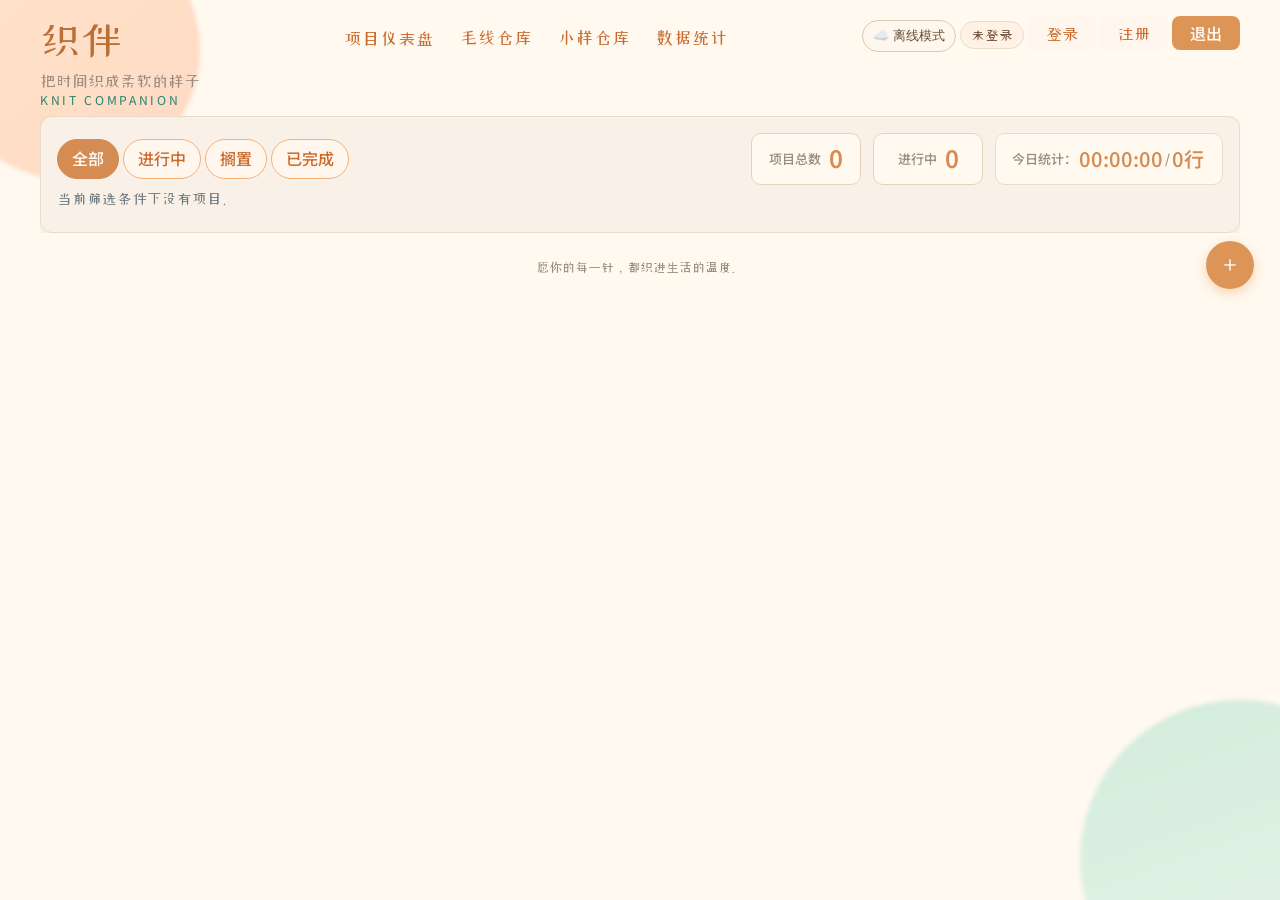
<file: index.html>
<!doctype html>
<html lang="zh-CN">
  <head>
    <meta charset="UTF-8" />
    <meta name="viewport" content="width=device-width, initial-scale=1.0" />
    <title>织伴 | 织毛线辅助站</title>
    <link rel="icon" type="image/x-icon" href="favicon.ico" />
    <link rel="preconnect" href="https://fonts.googleapis.com" />
    <link rel="preconnect" href="https://fonts.gstatic.com" crossorigin />
    <link
      href="https://fonts.googleapis.com/css2?family=Noto+Sans+SC:wght@400;500;700&family=ZCOOL+KuHei&family=ZCOOL+XiaoWei&display=swap"
      rel="stylesheet"
    />
    <link rel="stylesheet" href="styles.css" />
  </head>
  <body class="homepage">
    <div class="bg-shape bg-shape-a"></div>
    <div class="bg-shape bg-shape-b"></div>


    <!-- 顶部导航栏 -->
    <nav class="top-nav" aria-label="主导航">
      <div class="brand-wrap">
        <div class="brand">织伴</div>
        <p class="brand-subtitle">把时间织成柔软的样子</p>
      </div>
      <div class="nav-center" aria-label="页面标签">
        <a class="btn ghost is-tab-active" href="#dashboardPanel">项目仪表盘</a>
        <a class="btn ghost" href="yarn.html">毛线仓库</a>
        <a class="btn ghost" href="swatch.html">小样仓库</a>
        <a class="btn ghost" href="stats.html">数据统计</a>
      </div>
      <div class="nav-auth" id="navAuth">
          <!-- 折叠菜单触发按钮（移动端显示） -->
          <button class="nav-auth-trigger" id="navAuthTrigger" type="button" aria-label="账号菜单" tabindex="0" style="display:none;">
            <span>☰</span>
          </button>
          <!-- 折叠菜单容器 -->
          <div class="nav-auth-menu" id="navAuthMenu">
            <button class="sync-state sync-state-idle" id="syncHint" type="button" title="点击立即同步">☁️ 离线模式</button>
            <span class="account-chip" id="accountChip" hidden>未登录</span>
            <button class="btn ghost" id="openLoginBtn" type="button">登录</button>
            <button class="btn ghost" id="openRegisterBtn" type="button">注册</button>
            <button class="btn primary" id="logoutBtn" type="button" hidden>退出</button>
          </div>
      </div>
    </nav>

    <header class="hero homepage-hero">
      <div>
        <p class="eyebrow">KNIT COMPANION</p>
      </div>
    </header>

    <main class="layout">
      <section class="panel dashboard-panel reveal" id="dashboardPanel">
        <div class="dashboard-toolbar dashboard-toolbar-desktop">
          <div class="status-filters" id="statusFilters">
            <button class="btn ghost is-active" type="button" data-filter="all">全部</button>
            <button class="btn ghost" type="button" data-filter="active">进行中</button>
            <button class="btn ghost" type="button" data-filter="paused">搁置</button>
            <button class="btn ghost" type="button" data-filter="done">已完成</button>
          </div>
          <div class="dashboard-inline-stats" aria-label="项目统计">
            <div class="inline-stat-pill">
              <span>项目总数</span>
              <strong id="projectCount">0</strong>
            </div>
            <div class="inline-stat-pill">
              <span>进行中</span>
              <strong id="activeCount">0</strong>
            </div>
            <div class="today-summary-pill" aria-label="今日统计">今日统计：<strong id="todayDuration">00:00:00</strong> / <strong><span id="todayRows">0</span>行</strong></div>
          </div>
        </div>
        <div id="projectCards" class="project-cards"></div>
      </section>

    </main>



    <div class="dialog-backdrop" id="authDialog" hidden>
      <div class="dialog-card auth-dialog-card" role="dialog" aria-modal="true" aria-labelledby="authDialogTitle">
        <h3 id="authDialogTitle">账号登录</h3>
        <p id="authStatus" class="auth-status">未登录（当前仅本地保存）</p>
        <form id="authForm" autocomplete="on">
          <label>
            邮箱
            <input id="authEmail" name="email" type="email" placeholder="请输入邮箱" autocomplete="email" required />
          </label>
          <label>
            密码
            <input id="authPassword" name="password" type="password" placeholder="请输入密码" autocomplete="current-password" required />
          </label>
          <div class="dialog-actions">
            <button class="btn primary" id="loginBtn" type="submit">登录</button>
            <button class="btn ghost" id="registerBtn" type="button">注册</button>
            <button class="btn danger" id="closeAuthDialogBtn" type="button">关闭</button>
          </div>
        </form>
      </div>
    </div>


    <div class="footer-row">
      <footer class="footer">愿你的每一针，都织进生活的温度。</footer>
      <div class="create-menu-wrap fab-create-wrap" id="createMenuWrap">
        <button class="btn primary fab-create-btn" id="createProjectBtn" type="button" aria-haspopup="true" aria-expanded="false" title="新建项目">＋</button>
        <div class="create-menu" id="createProjectMenu" hidden>
          <button class="btn ghost" id="createBlankOption" type="button">空白项目</button>
          <button class="btn ghost" id="createFromImageOption" type="button">导入图片图解</button>
          <button class="btn ghost" id="createFromTextOption" type="button">导入文字图解</button>
        </div>
      </div>
    </div>

    <script src="tesseract.min.js"></script>
    <script src="script.js"></script>
  </body>
</html>
</file>
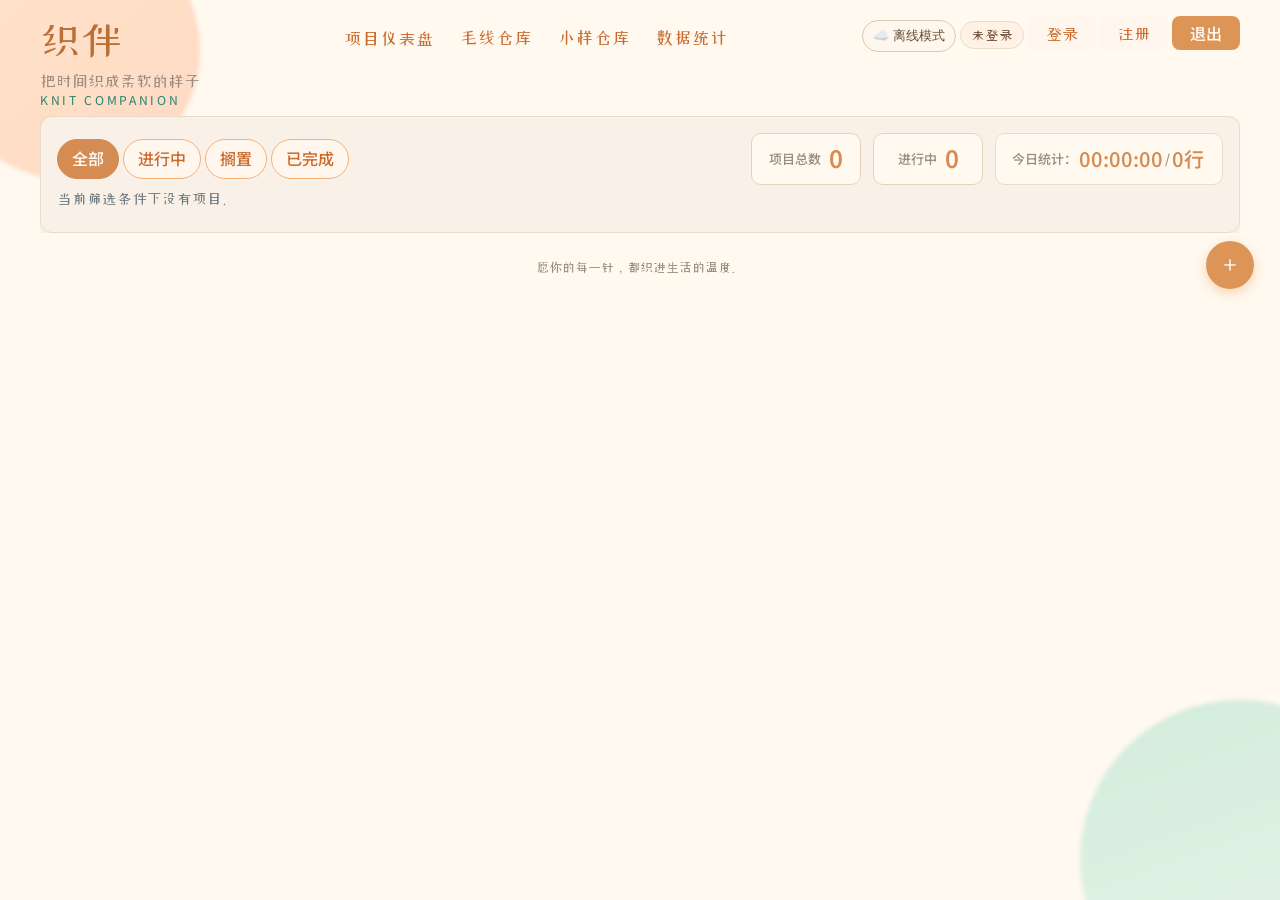
<file: project.html>
<!doctype html>
<html lang="zh-CN">
  <head>
    <meta charset="UTF-8" />
    <meta name="viewport" content="width=device-width, initial-scale=1.0" />
    <title>织伴 | 项目详情</title>
    <link rel="icon" type="image/x-icon" href="favicon.ico" />
    <link rel="preconnect" href="https://fonts.googleapis.com" />
    <link rel="preconnect" href="https://fonts.gstatic.com" crossorigin />
    <link
      href="https://fonts.googleapis.com/css2?family=Noto+Sans+SC:wght@400;500;700&family=ZCOOL+XiaoWei&display=swap"
      rel="stylesheet"
    />
    <link rel="stylesheet" href="styles.css" />
  </head>
  <body class="project-page">
    <div class="bg-shape bg-shape-a"></div>
    <div class="bg-shape bg-shape-b"></div>

    <nav class="top-nav" aria-label="主导航">
      <div class="brand-wrap">
        <div class="brand">织伴</div>
        <p class="brand-subtitle">把时间织成柔软的样子</p>
        <p class="eyebrow nav-eyebrow">KNIT COMPANION</p>
      </div>
      <div class="nav-center" aria-label="页面标签">
        <a class="btn ghost is-tab-active" href="index.html#dashboardPanel">项目仪表盘</a>
        <a class="btn ghost" href="yarn.html">毛线仓库</a>
        <a class="btn ghost" href="swatch.html">小样仓库</a>
        <a class="btn ghost" href="stats.html">数据统计</a>
      </div>
      <div class="nav-auth" id="navAuth">
        <button class="nav-auth-trigger" id="navAuthTrigger" type="button" aria-label="账号菜单" aria-expanded="false" tabindex="0">
          <span>☰</span>
        </button>
        <div class="nav-auth-menu" id="navAuthMenu">
          <button class="sync-state sync-state-idle" id="syncHint" type="button" title="点击立即同步">☁️ 离线模式</button>
          <span class="account-chip" id="accountChip">当前账号：未登录</span>
          <button class="btn ghost" id="openLoginBtn" type="button">登录</button>
          <button class="btn ghost" id="openRegisterBtn" type="button">注册</button>
          <button class="btn primary" id="logoutBtn" type="button" hidden>退出</button>
        </div>
      </div>
    </nav>

    <header class="hero">
      <div class="project-nav-row project-title-actions">
        <a class="btn ghost" href="index.html">返回仪表盘</a>
        <span class="project-time-chip" id="projectTimeSpent">累计用时 00:00:00</span>
        <h1 id="projectTitle" style="display:none"></h1>
      </div>
    </header>

    <main class="layout project-detail-layout">
      <div class="project-right-column">
        <section class="panel counter-panel reveal">
          <h2>行数计数器</h2>
          <div class="counter-wrap">
            <button class="btn ghost" data-action="decRow">-1</button>
            <div class="counter-display" id="rowCounter">0</div>
            <button class="btn primary" data-action="incRow">+1</button>
          </div>
          <div class="counter-tools-row">
            <p class="project-meta" id="progressText">进度 0%</p>
            <label>
              步进值
              <input id="stepInput" type="number" min="1" value="1" />
            </label>
            <button class="btn ghost" data-action="addStep">增加步进</button>
          </div>
        </section>

        <section class="panel floating-timer-panel">
          <h3>全局计时器</h3>
          <div class="timer" id="globalTimerDisplay">25:00</div>
          <div class="timer-controls-row">
            <button class="btn primary" id="globalStartBtn" type="button">开始</button>
            <button class="btn ghost" id="globalPauseBtn" type="button">暂停</button>
            <button class="btn danger" id="globalResetBtn" type="button">重置</button>
            <label>
              分钟
              <input id="globalTimerMinutes" type="number" min="1" value="25" />
            </label>
          </div>
        </section>
      </div>

      <section class="panel project-panel reveal">
        <h2>项目信息</h2>
        <form id="projectForm" class="grid-form">
          <label>
            项目名称
            <input id="projectName" type="text" required />
          </label>
          <label>
            作品类型
            <select id="projectType">
              <option value="围巾">围巾</option>
              <option value="毛衣">毛衣</option>
              <option value="帽子">帽子</option>
              <option value="披肩">披肩</option>
              <option value="毯子">毯子</option>
              <option value="玩偶">玩偶</option>
              <option value="娃衣">娃衣</option>
              <option value="其他">其他</option>
            </select>
          </label>
          <label>
            项目状态
            <select id="projectStatus">
              <option value="active">进行中</option>
              <option value="paused">搁置</option>
              <option value="done">已完成</option>
            </select>
          </label>
          <label>
            总行数目标
            <input id="totalRows" type="number" min="0" />
          </label>
          <label>
            线材 / 品牌色号
            <input id="yarnInfo" type="text" placeholder="示例：美丽诺羊毛 / DMC 03" />
          </label>
          <label>
            工具 / 针号
            <input id="toolsInfo" type="text" placeholder="示例：棒针 / 4.0mm" />
          </label>
          <div class="full-span">
            <div class="diagram-box">
              <div class="diagram-split">
                <section class="diagram-card cover-card">
                  <h3 class="diagram-card-title">项目封面</h3>
                  <div class="diagram-card-body">
                    <input id="projectCoverInput" class="sr-only-input" type="file" accept="image/*" title="项目封面上传" aria-label="项目封面上传" />
                    <label for="projectCoverInput" class="btn ghost cover-upload-btn">选择或更换封面</label>
                    <button id="projectCoverRemoveBtn" class="btn danger cover-upload-btn" type="button" hidden>删除封面</button>
                    <div class="cover-frame">
                      <img id="projectCoverPreview" class="cover-preview in-diagram" alt="封面预览" />
                      <span class="cover-frame-placeholder">封面预览</span>
                    </div>
                  </div>
                </section>
                <section class="diagram-card text-card">
                  <h3 class="diagram-card-title">图解</h3>
                  <div class="diagram-card-body">
                    <textarea id="textDiagram" rows="3" title="图解文字" aria-label="图解文字" placeholder="请输入文字图解（可选）"></textarea>
                    <input id="diagramImageInput" class="sr-only-input" type="file" accept="image/*" multiple title="图解图片上传" aria-label="图解图片上传" />
                    <label for="diagramImageInput" class="btn ghost cover-upload-btn">选择并追加图片图解</label>
                    <div class="cover-frame">
                      <div id="diagramImageGallery" class="diagram-image-gallery"></div>
                      <span id="diagramImagePlaceholder" class="cover-frame-placeholder">图片图解预览</span>
                    </div>
                  </div>
                </section>
              </div>
            </div>
          </div>
          <button class="btn primary" type="submit">保存项目</button>
        </form>
      </section>

    </main>

    <div id="feedbackToast" class="feedback-toast" role="status" aria-live="polite"></div>

    <div class="dialog-backdrop" id="authDialog" hidden>
      <div class="dialog-card auth-dialog-card" role="dialog" aria-modal="true" aria-labelledby="authDialogTitle">
        <h3 id="authDialogTitle">账号登录</h3>
        <form id="authForm" onsubmit="return false;">
          <p id="authStatus" class="auth-status">未登录（当前仅本地保存）</p>
          <label>
            邮箱
            <input id="authEmail" type="email" placeholder="请输入邮箱" autocomplete="email" />
          </label>
          <label>
            密码
            <input id="authPassword" type="password" placeholder="请输入密码" autocomplete="current-password" />
          </label>
          <div class="dialog-actions">
            <button class="btn primary" id="loginBtn" type="button">登录</button>
            <button class="btn ghost" id="registerBtn" type="button">注册</button>
            <button class="btn danger" id="closeAuthDialogBtn" type="button">关闭</button>
          </div>
        </form>
      </div>
    </div>

    <footer class="footer">愿你的每一针，都织进生活的温度。</footer>

    <script src="project.js"></script>
  </body>
</html>
</file>
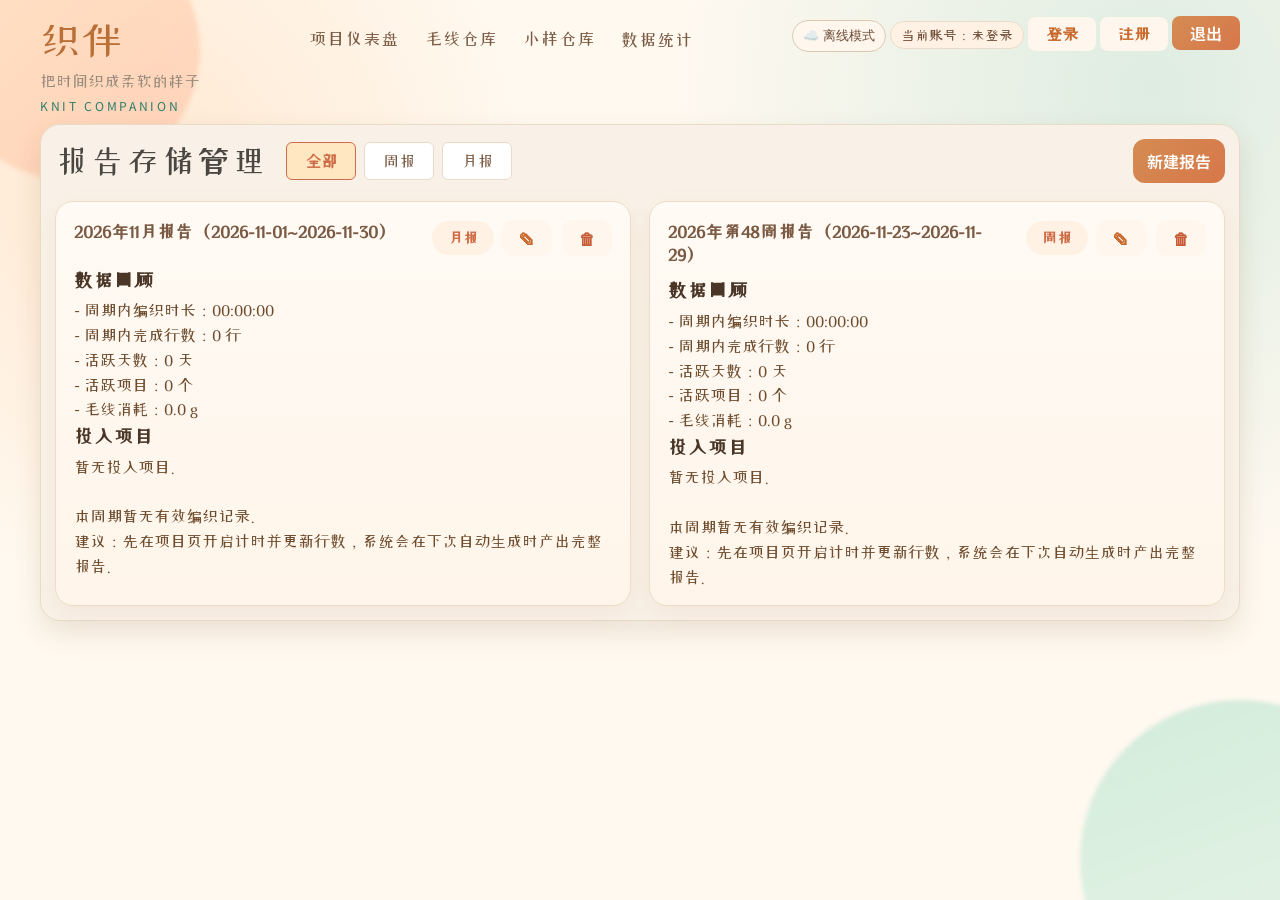
<file: report.html>
<!doctype html>
<html lang="zh-CN">
  <head>
    <meta charset="UTF-8" />
    <meta name="viewport" content="width=device-width, initial-scale=1.0" />
    <title>织伴 | 报告管理</title>
    <link rel="icon" type="image/x-icon" href="favicon.ico" />
    <link rel="preconnect" href="https://fonts.googleapis.com" />
    <link rel="preconnect" href="https://fonts.gstatic.com" crossorigin />
    <link
      href="https://fonts.googleapis.com/css2?family=Noto+Sans+SC:wght@400;500;700&family=ZCOOL+KuHei&family=ZCOOL+XiaoWei&display=swap"
      rel="stylesheet"
    />
    <link rel="stylesheet" href="styles.css" />
    <style>
      body[data-report-page] .top-nav,
      body[data-report-page] .layout {
        max-width: 1200px;
      }
      body[data-report-page] .top-nav {
        margin: 0 auto 10px;
        min-height: 80px;
        align-items: flex-start;
        gap: 20px;
      }
      body[data-report-page] .brand-wrap {
        min-width: 170px;
        display: grid;
        row-gap: 8px;
      }
      body[data-report-page] .brand {
        font-size: 40px;
        line-height: 1.2;
        margin: 0;
      }
      body[data-report-page] .brand-subtitle {
        margin: 0;
        color: #998b7d;
        font-size: 16px;
        font-weight: 500;
        font-family: "ZCOOL XiaoWei", serif;
        line-height: 1.2;
      }
      body[data-report-page] .nav-eyebrow {
        margin: 0;
        color: #2f7d6b;
        letter-spacing: 0.22em;
        font-size: 0.76rem;
        line-height: 1.2;
      }
      body[data-report-page] .nav-center {
        display: flex;
        align-items: center;
        gap: 0;
        flex-wrap: nowrap;
      }
      body[data-report-page] .nav-center .btn {
        min-height: 40px;
        border: none;
        background: transparent;
        color: #7a5a43;
        padding: 0 16px;
        font-size: 20px;
        font-weight: 500;
        font-family: "ZCOOL XiaoWei", serif;
        white-space: nowrap;
        box-shadow: none;
        transform: translateY(0);
      }
      body[data-report-page] .nav-center .btn.is-tab-active {
        transform: translateY(1px);
        color: #7a5a43;
      }
      body[data-report-page] .nav-center .btn:hover {
        color: #6a4b37;
        transform: translateY(-2px);
      }
      body[data-report-page] .nav-center .btn.is-tab-active:hover {
        color: #7a5a43;
        transform: translateY(1px);
      }
      body[data-report-page] .nav-center .btn.ghost,
      body[data-report-page] .nav-center .btn.ghost:hover,
      body[data-report-page] .nav-center .btn.ghost.is-tab-active,
      body[data-report-page] .nav-center .btn.ghost.is-tab-active:hover {
        background: none !important;
        border: none !important;
        box-shadow: none !important;
      }
      body[data-report-page] .nav-auth {
        flex-wrap: nowrap;
        gap: 8px;
        align-items: center;
      }
      body[data-report-page] .nav-auth .btn,
      body[data-report-page] .nav-auth .account-chip,
      body[data-report-page] .nav-auth .sync-state {
        white-space: nowrap;
      }
      body[data-report-page] .report-toolbar-row {
        display: flex;
        align-items: center;
        justify-content: space-between;
        gap: 16px;
        margin-bottom: 18px;
      }
      body[data-report-page] .report-toolbar-left {
        display: flex;
        align-items: center;
        min-width: 0;
      }
      body[data-report-page] .report-page-title {
        font-family: 'ZCOOL XiaoWei', 'Noto Sans SC', sans-serif;
        font-weight: 400;
        letter-spacing: 0.08em;
        font-size: 2rem;
        color: #4a4742;
        margin: 0;
        line-height: 1.2;
      }
      body[data-report-page] #reportFormPanel {
        display: none;
      }
      body[data-report-page] .report-list {
        display: grid;
        grid-template-columns: repeat(auto-fit, minmax(320px, 1fr));
        gap: 18px;
      }
      body[data-report-page] .report-card {
        background: linear-gradient(180deg, #fffaf4 0%, #fff5ea 100%);
        border: 1px solid #eddcc6;
        border-radius: 18px;
        box-shadow: 0 8px 24px rgba(180, 120, 80, 0.08);
        padding: 18px 18px 16px;
        display: flex;
        flex-direction: column;
        gap: 10px;
        min-width: 0;
        font-family: "ZCOOL XiaoWei", "Noto Sans SC", serif;
      }
      body[data-report-page] .report-card-head {
        display: flex;
        align-items: flex-start;
        justify-content: space-between;
        gap: 12px;
      }
      body[data-report-page] .report-card-title-wrap {
        display: flex;
        align-items: center;
        flex-wrap: wrap;
        gap: 10px;
        min-width: 0;
      }
      body[data-report-page] .report-type {
        display: inline-flex;
        align-items: center;
        padding: 10px 16px;
        border-radius: 999px;
        background: #fff2e4;
        color: #cf6c48;
        font-size: 0.9rem;
        font-weight: 700;
        line-height: 1;
      }
      body[data-report-page] .report-title {
        margin: 0;
        color: #7a5a43;
        font-size: 1.08rem;
        font-weight: 700;
        line-height: 1.35;
        word-break: break-word;
      }
      body[data-report-page] .report-date {
        flex: 0 0 auto;
        color: #b7a48a;
        font-size: 0.92rem;
        white-space: nowrap;
      }
      body[data-report-page] .report-card-body {
        color: #6d4b2c;
        font-size: 1rem;
        line-height: 1.55;
        white-space: pre-line;
        word-break: break-word;
      }
      body[data-report-page] .report-section-title {
        margin: 0 0 4px;
        color: #4a3627;
        font-size: 1.15rem;
        font-weight: 800;
        letter-spacing: 0.05em;
      }
      body[data-report-page] .report-section-title + br {
        display: none;
      }
      body[data-report-page] .report-card-actions {
        display: flex;
        justify-content: flex-end;
        gap: 10px;
        flex-wrap: wrap;
      }
      body[data-report-page] .report-card-actions-top {
        flex: 0 0 auto;
      }
      body[data-report-page] .icon-btn {
        width: 36px;
        height: 36px;
        min-width: 36px;
        padding: 0;
        border-radius: 12px;
        display: inline-flex;
        align-items: center;
        justify-content: center;
        font-size: 1rem;
        line-height: 1;
      }
      body[data-report-page] .danger-icon {
        color: #c65b35;
      }
      body[data-report-page] .report-card-actions .btn {
        min-width: 50px;
      }
      @media (max-width: 700px) {
        body[data-report-page] .report-toolbar-row {
          flex-direction: column;
          align-items: stretch;
          gap: 10px;
        }
        body[data-report-page] .report-toolbar-row .btn.primary {
          width: 100%;
        }
        body[data-report-page] .report-list {
          grid-template-columns: 1fr;
          gap: 12px;
        }
        body[data-report-page] .report-card {
          padding: 14px;
          border-radius: 16px;
        }
        body[data-report-page] .report-card-head {
          flex-direction: column;
          align-items: flex-start;
        }
        body[data-report-page] .report-card-actions-top {
          width: 100%;
          justify-content: flex-start;
        }
        body[data-report-page] .report-card-actions .btn {
          flex: 1 1 0;
        }
      }
    </style>
  </head>
  <body data-report-page="true">
    <div class="bg-shape bg-shape-a"></div>
    <div class="bg-shape bg-shape-b"></div>
    <nav class="top-nav" aria-label="页面导航">
      <div class="brand-wrap">
        <div class="brand">织伴</div>
        <p class="brand-subtitle">把时间织成柔软的样子</p>
        <p class="eyebrow nav-eyebrow">KNIT COMPANION</p>
      </div>
      <div class="nav-center" aria-label="页面标签">
        <a class="btn ghost" href="index.html#dashboardPanel">项目仪表盘</a>
        <a class="btn ghost" href="yarn.html">毛线仓库</a>
        <a class="btn ghost" href="swatch.html">小样仓库</a>
        <a class="btn ghost is-tab-active" href="stats.html">数据统计</a>
      </div>
      <div class="nav-auth" id="navAuth">
        <button class="nav-auth-trigger" id="navAuthTrigger" type="button" aria-label="账号菜单" aria-expanded="false" tabindex="0">
          <span>☰</span>
        </button>
        <div class="nav-auth-menu" id="navAuthMenu">
          <button class="sync-state sync-state-idle" id="syncHint" type="button" title="点击立即同步">☁️ 离线模式</button>
          <span class="account-chip" id="accountChip">当前账号：未登录</span>
          <button class="btn ghost" id="openLoginBtn" type="button">登录</button>
          <button class="btn ghost" id="openRegisterBtn" type="button">注册</button>
          <button class="btn primary" id="logoutBtn" type="button" hidden>退出</button>
        </div>
      </div>
    </nav>
    <main class="layout">
      <section class="panel dashboard-panel">
        <div class="dashboard-toolbar report-toolbar-row">
          <div class="report-toolbar-left">
            <h2 class="report-page-title">报告存储管理</h2>
            <div id="reportFilterGroup" class="report-filter-group" role="group" aria-label="筛选类型">
              <button type="button" class="report-filter-btn is-active" data-value="all">全部</button>
              <button type="button" class="report-filter-btn" data-value="week">周报</button>
              <button type="button" class="report-filter-btn" data-value="month">月报</button>
            </div>
          </div>
          <button class="btn primary" id="addReportBtn" type="button">新建报告</button>
        </div>
        <div id="reportList" class="report-list"></div>
      </section>
      <section class="panel dashboard-panel" id="reportFormPanel">
        <h3 id="reportFormTitle">新建报告</h3>
        <form id="reportForm">
          <label>类型：
            <select id="reportType" required>
              <option value="week">周报</option>
              <option value="month">月报</option>
            </select>
          </label>
          <label>标题：<input id="reportTitle" required maxlength="32" /></label>
          <label>内容：<textarea id="reportContent" rows="8" required></textarea></label>
          <div class="form-actions">
            <button class="btn primary" type="submit">保存</button>
            <button class="btn ghost" type="button" id="cancelReportBtn">取消</button>
          </div>
        </form>
      </section>
    </main>

    <!-- 登录弹窗（与 index.html 保持一致） -->
    <div class="dialog-backdrop" id="authDialog" hidden>
      <div class="dialog-card auth-dialog-card" role="dialog" aria-modal="true" aria-labelledby="authDialogTitle">
        <h3 id="authDialogTitle">账号登录</h3>
        <p id="authStatus" class="auth-status">未登录（当前仅本地保存）</p>
        <form id="authForm" autocomplete="on">
          <label>
            邮箱
            <input id="authEmail" name="email" type="email" placeholder="请输入邮箱" autocomplete="email" required />
          </label>
          <label>
            密码
            <input id="authPassword" name="password" type="password" placeholder="请输入密码" autocomplete="current-password" required />
          </label>
          <div class="dialog-actions">
            <button class="btn primary" id="loginBtn" type="submit">登录</button>
            <button class="btn ghost" id="registerBtn" type="button">注册</button>
            <button class="btn danger" id="closeAuthDialogBtn" type="button">关闭</button>
          </div>
        </form>
      </div>
    </div>
    </main>
    <script src="report.js"></script>
    <script src="script.js"></script>
  </body>
</html>
</file>
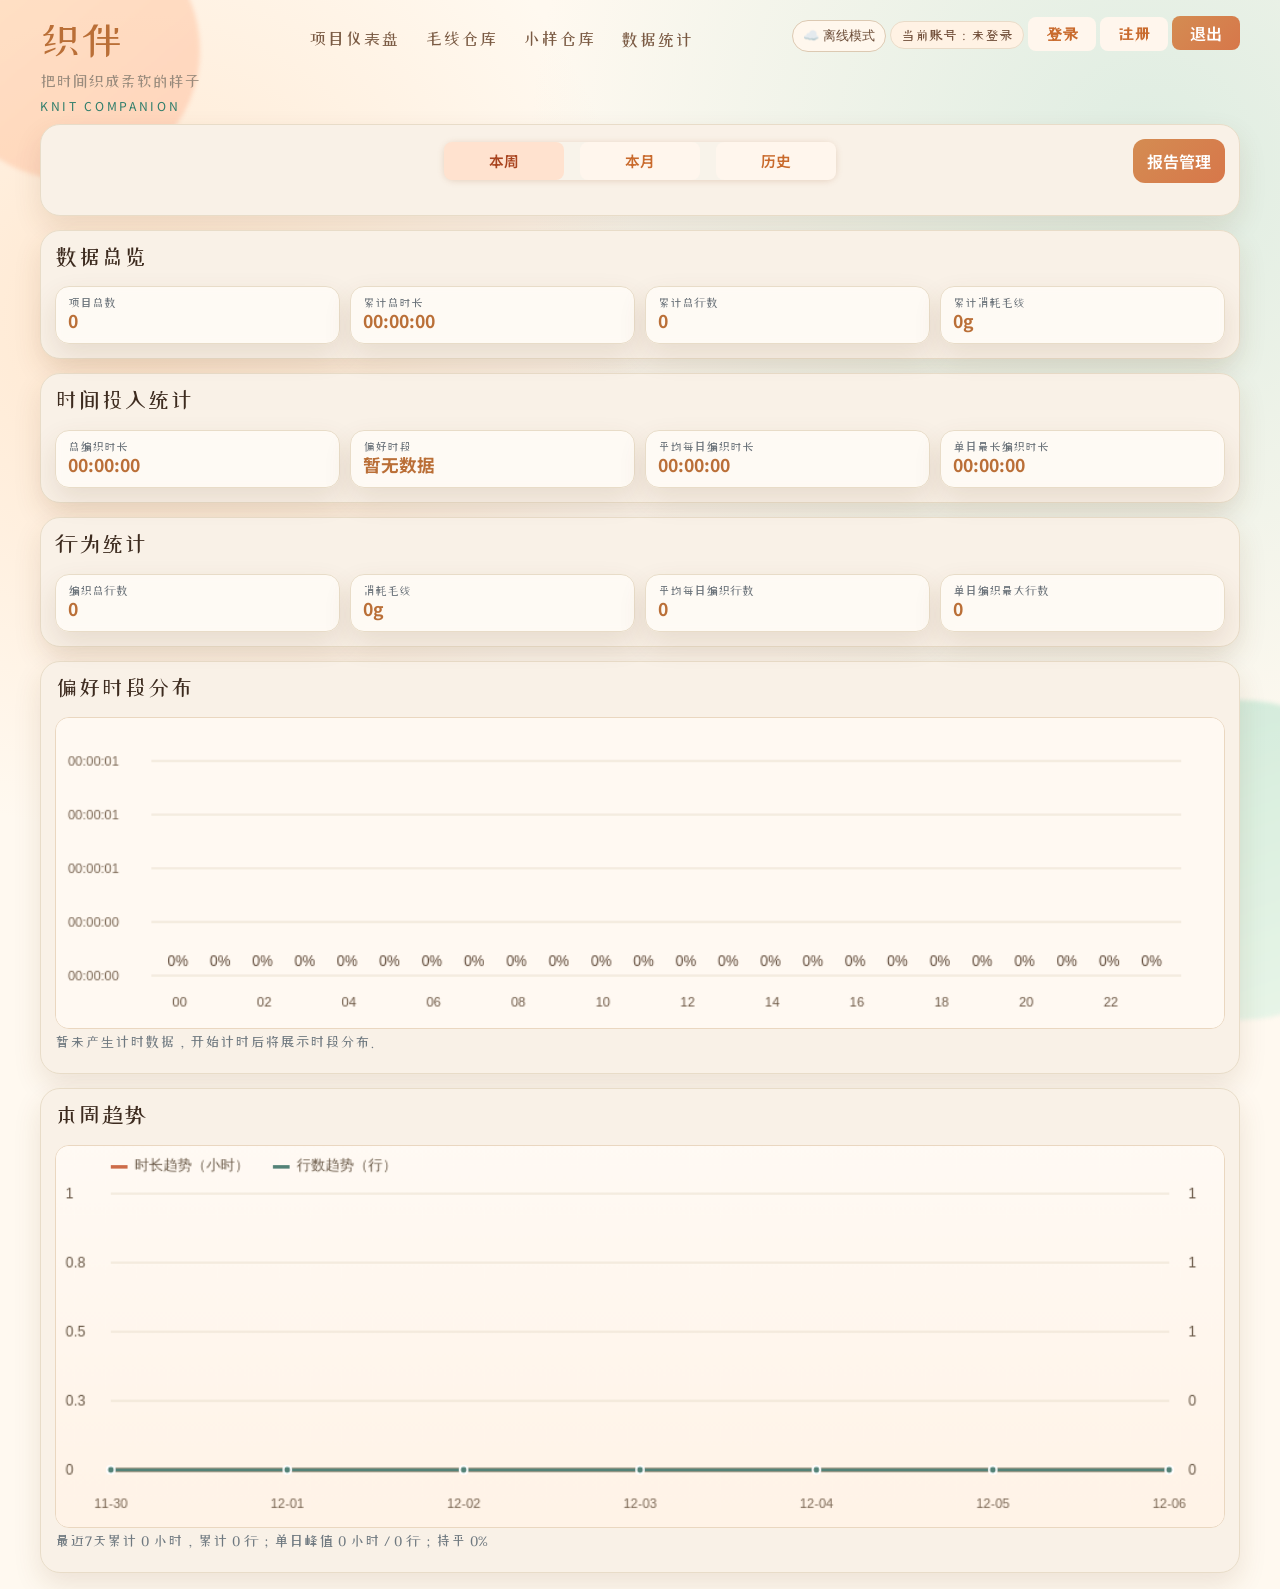
<file: stats.html>
<!doctype html>
<html lang="zh-CN">
  <head>
    <meta charset="UTF-8" />
    <meta name="viewport" content="width=device-width, initial-scale=1.0" />
    <title>织伴 | 数据统计</title>
    <link rel="icon" type="image/x-icon" href="favicon.ico" />
    <link rel="preconnect" href="https://fonts.googleapis.com" />
    <link rel="preconnect" href="https://fonts.gstatic.com" crossorigin />
    <link
      href="https://fonts.googleapis.com/css2?family=Noto+Sans+SC:wght@400;500;700&family=ZCOOL+XiaoWei&display=swap"
      rel="stylesheet"
    />
    <link rel="stylesheet" href="styles.css" />
  </head>
  <body data-stats-page="true">
    <div class="bg-shape bg-shape-a"></div>
    <div class="bg-shape bg-shape-b"></div>

    <nav class="top-nav" aria-label="页面导航">
      <div class="brand-wrap">
        <div class="brand">织伴</div>
        <p class="brand-subtitle">把时间织成柔软的样子</p>
        <p class="eyebrow nav-eyebrow">KNIT COMPANION</p>
      </div>
      <div class="nav-center" aria-label="页面标签">
        <a class="btn ghost" href="index.html#dashboardPanel">项目仪表盘</a>
        <a class="btn ghost" href="yarn.html">毛线仓库</a>
        <a class="btn ghost" href="swatch.html">小样仓库</a>
        <a class="btn ghost is-tab-active" href="stats.html">数据统计</a>
      </div>
      <div class="nav-auth" id="navAuth">
        <button class="nav-auth-trigger" id="navAuthTrigger" type="button" aria-label="账号菜单" aria-expanded="false" tabindex="0">
          <span>☰</span>
        </button>
        <div class="nav-auth-menu" id="navAuthMenu">
          <button class="sync-state sync-state-idle" id="syncHint" type="button" title="点击立即同步">☁️ 离线模式</button>
          <span class="account-chip" id="accountChip">当前账号：未登录</span>
          <button class="btn ghost" id="openLoginBtn" type="button">登录</button>
          <button class="btn ghost" id="openRegisterBtn" type="button">注册</button>
          <button class="btn primary" id="logoutBtn" type="button" hidden>退出</button>
        </div>
      </div>
    </nav>

    <main class="layout">
      <section class="panel dashboard-panel">
        <div class="dashboard-toolbar stats-toolbar-row">
          <div class="stats-toolbar-center">
            <div class="status-filters" id="periodFilters">
              <button class="btn ghost is-active" type="button" data-period="week">本周</button>
              <button class="btn ghost" type="button" data-period="month">本月</button>
              <button class="btn ghost" type="button" data-period="all">历史</button>
            </div>
          </div>
          <a class="btn primary" href="report.html" id="reportManageBtn">报告管理</a>
        </div>
      </section>

      <!-- 数据总览：所有周期显示相同 -->
      <section class="panel dashboard-panel">
        <h2>数据总览</h2>
        <div class="hero-stats stats-analytics-grid stats-storage-grid">
          <div class="stat-card stat-card-core"><span>项目总数</span><strong id="statProjectCount">0</strong></div>
          <div class="stat-card stat-card-core"><span>累计总时长</span><strong id="statTotalDuration">00:00:00</strong></div>
          <div class="stat-card stat-card-core"><span>累计总行数</span><strong id="statTotalRows">0</strong></div>
          <div class="stat-card stat-card-core"><span>累计消耗毛线</span><strong id="statTotalYarnUsed">0g</strong></div>
        </div>
      </section>

      <!-- 时间投入统计 -->
      <section class="panel dashboard-panel">
        <h2>时间投入统计</h2>
        <div class="hero-stats stats-analytics-grid stats-storage-grid">
          <div class="stat-card stat-card-core"><span>总编织时长</span><strong id="statPeriodTotalDuration">00:00:00</strong></div>
          <div class="stat-card stat-card-core"><span>偏好时段</span><strong id="statPreferredSlot">暂无数据</strong></div>
          <div class="stat-card stat-card-core"><span>平均每日编织时长</span><strong id="statAvgDailyDuration">00:00:00</strong></div>
          <div class="stat-card stat-card-core"><span>单日最长编织时长</span><strong id="statMaxDailyDuration">00:00:00</strong></div>
        </div>
      </section>

      <!-- 行为统计 -->
      <section class="panel dashboard-panel">
        <h2>行为统计</h2>
        <div class="hero-stats stats-analytics-grid stats-storage-grid">
          <div class="stat-card stat-card-core"><span>编织总行数</span><strong id="statPeriodTotalRows">0</strong></div>
          <div class="stat-card stat-card-core"><span>消耗毛线</span><strong id="statPeriodYarnUsed">0g</strong></div>
          <div class="stat-card stat-card-core"><span>平均每日编织行数</span><strong id="statAvgDailyRows">0</strong></div>
          <div class="stat-card stat-card-core"><span>单日编织最大行数</span><strong id="statMaxDailyRows">0</strong></div>
        </div>
      </section>


      <!-- 偏好时段分布柱状图（唯一） -->
      <section class="panel dashboard-panel">
        <h2>偏好时段分布</h2>
        <canvas id="preferredSlotCanvas" width="980" height="260"></canvas>
        <p class="helper-text" id="preferredSlotHint">按当前周期统计小时分布。</p>
      </section>

      <!-- 周期趋势图（唯一） -->
      <section class="panel dashboard-panel">
        <h2 id="trendTitle">周期趋势图</h2>
        <canvas id="trendCanvas" width="980" height="320"></canvas>
        <p class="helper-text" id="trendHint">时长与行数采用双折线趋势展示。</p>
      </section>

    </main>

    <div class="dialog-backdrop" id="authDialog" hidden>
      <div class="dialog-card auth-dialog-card" role="dialog" aria-modal="true" aria-labelledby="authDialogTitle">
        <h3 id="authDialogTitle">账号登录</h3>
        <p id="authStatus" class="auth-status">未登录（当前仅本地保存）</p>
        <form id="authForm" autocomplete="on" onsubmit="return false;">
          <label>
            邮箱
            <input id="authEmail" type="email" placeholder="请输入邮箱" autocomplete="email" />
          </label>
          <label>
            密码
            <input id="authPassword" type="password" placeholder="请输入密码" autocomplete="current-password" />
          </label>
          <div class="dialog-actions">
            <button class="btn primary" id="loginBtn" type="button">登录</button>
            <button class="btn ghost" id="registerBtn" type="button">注册</button>
            <button class="btn danger" id="closeAuthDialogBtn" type="button">关闭</button>
          </div>
        </form>
      </div>
    </div>

    <script src="stats.js"></script>
      <script>
        // 保证 yarnItems 先加载再渲染统计
        function refreshStatsPage() {
          if (typeof loadYarnState === 'function') loadYarnState();
          if (typeof loadProjectState === 'function') loadProjectState();
          if (typeof renderAll === 'function') renderAll();
        }
        refreshStatsPage();
        // 页面获取焦点时自动刷新
        window.addEventListener('focus', refreshStatsPage);
        // 监听本地存储变更自动刷新（修正：项目数据key应为 knit-helper-state）
        window.addEventListener('storage', function(e) {
          if (e.key === 'knit-yarn-storage' || e.key === 'knit-helper-state') {
            refreshStatsPage();
          }
        });
      </script>
  </body>
</html>
</file>
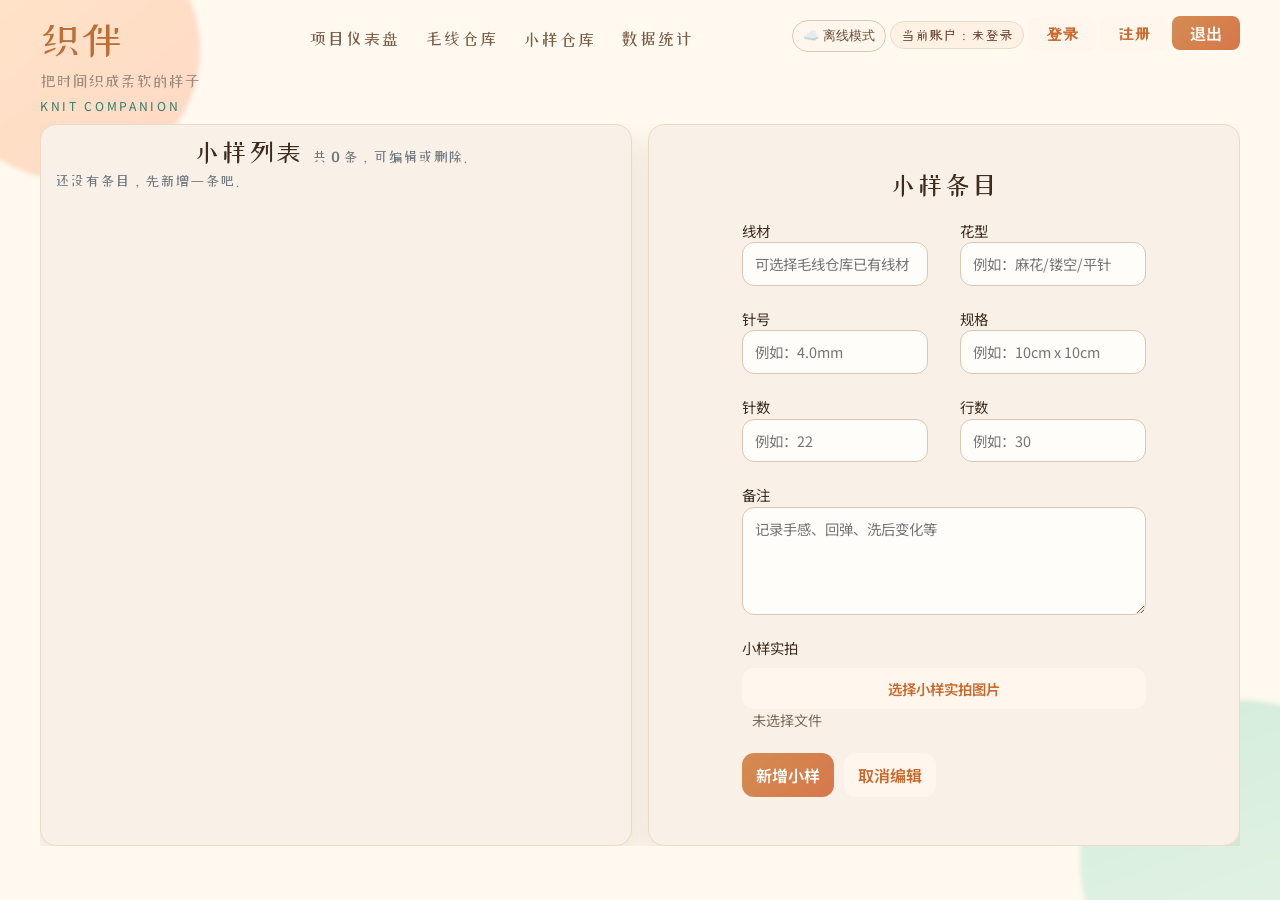
<file: swatch.html>
<!doctype html>
<html lang="zh-CN">
  <head>
    <meta charset="UTF-8" />
    <meta name="viewport" content="width=device-width, initial-scale=1.0" />
    <title>织伴 | 小样仓库</title>
    <link rel="icon" type="image/x-icon" href="favicon.ico" />
    <link rel="preconnect" href="https://fonts.googleapis.com" />
    <link rel="preconnect" href="https://fonts.gstatic.com" crossorigin />
    <link
      href="https://fonts.googleapis.com/css2?family=Noto+Sans+SC:wght@400;500;700&family=ZCOOL+XiaoWei&display=swap"
      rel="stylesheet"
    />
    <link rel="stylesheet" href="styles.css" />
  </head>
  <body data-storage-page="swatch">
    <div class="bg-shape bg-shape-a"></div>
    <div class="bg-shape bg-shape-b"></div>

    <nav class="top-nav" aria-label="页面导航">
      <div class="brand-wrap">
        <div class="brand">织伴</div>
        <p class="brand-subtitle">把时间织成柔软的样子</p>
        <p class="eyebrow nav-eyebrow">KNIT COMPANION</p>
      </div>
      <div class="nav-center" aria-label="页面标签">
        <a class="btn ghost" href="index.html#dashboardPanel">项目仪表盘</a>
        <a class="btn ghost" href="yarn.html">毛线仓库</a>
        <a class="btn ghost is-tab-active" href="swatch.html">小样仓库</a>
        <a class="btn ghost" href="stats.html">数据统计</a>
      </div>
      <div class="nav-auth" id="navAuth">
        <button class="nav-auth-trigger" id="navAuthTrigger" type="button" aria-label="账号菜单" aria-expanded="false" tabindex="0">
          <span>☰</span>
        </button>
        <div class="nav-auth-menu" id="navAuthMenu">
          <button class="sync-state sync-state-idle" id="storageSyncHint" type="button" title="点击立即同步">☁️ 离线模式</button>
          <span class="account-chip" id="accountChip">当前账号：未登录</span>
          <button class="btn ghost" id="openLoginBtn" type="button">登录</button>
          <button class="btn ghost" id="openRegisterBtn" type="button">注册</button>
          <button class="btn primary" id="logoutBtn" type="button" hidden>退出</button>
        </div>
      </div>
    </nav>

    <main class="layout storage-layout">
      <section class="panel storage-panel storage-list-panel">
        <div class="storage-list-head">
          <h2>小样列表</h2>
          <p class="helper-text">共 <strong id="storageCount">0</strong> 条，可编辑或删除。</p>
        </div>
        <div class="storage-list" id="storageList"></div>
      </section>

      <section class="panel storage-panel storage-form-panel">
        <h2>小样条目</h2>
        <form class="grid-form" id="storageForm">
          <label>
            线材
            <input id="swatchYarn" type="text" list="yarnReferenceList" placeholder="可选择毛线仓库已有线材" required />
            <datalist id="yarnReferenceList"></datalist>
          </label>
          <label>
            花型
            <input id="swatchPattern" type="text" placeholder="例如：麻花/镂空/平针" />
          </label>
          <label>
            针号
            <input id="swatchNeedle" type="text" placeholder="例如：4.0mm" />
          </label>
          <label>
            规格
            <input id="swatchSpec" type="text" placeholder="例如：10cm x 10cm" />
          </label>
          <label>
            针数
            <input id="swatchStitches" type="number" min="0" step="1" placeholder="例如：22" />
          </label>
          <label>
            行数
            <input id="swatchRows" type="number" min="0" step="1" placeholder="例如：30" />
          </label>
          <label class="full-span">
            备注
            <textarea id="swatchNotes" rows="4" placeholder="记录手感、回弹、洗后变化等"></textarea>
          </label>
          <label class="full-span">
            小样实拍
            <input id="photoInput" class="sr-only-input" type="file" accept="image/*" />
            <button id="openPhotoPickerBtn" class="btn ghost storage-upload-btn" type="button" aria-label="选择小样实拍图片">选择小样实拍图片</button>
            <span class="storage-upload-file-name" id="photoFileName">未选择文件</span>
            <div class="storage-form-photo-wrap" id="photoWrap" hidden>
              <img id="photoPreview" class="storage-form-photo" alt="小样实拍预览" hidden />
              <button id="removePhotoBtn" class="storage-photo-remove" type="button" hidden aria-label="删除小样图片">×</button>
            </div>
          </label>
          <div class="full-span">
            <div class="storage-form-actions">
              <button class="btn primary" id="submitBtn" type="submit">新增小样</button>
              <button class="btn ghost" id="cancelEditBtn" type="button" hidden>取消编辑</button>
            </div>
          </div>
        </form>
      </section>
    </main>

    <script src="storage-account.js"></script>
    <script src="storage.js"></script>
  </body>
</html>
</file>
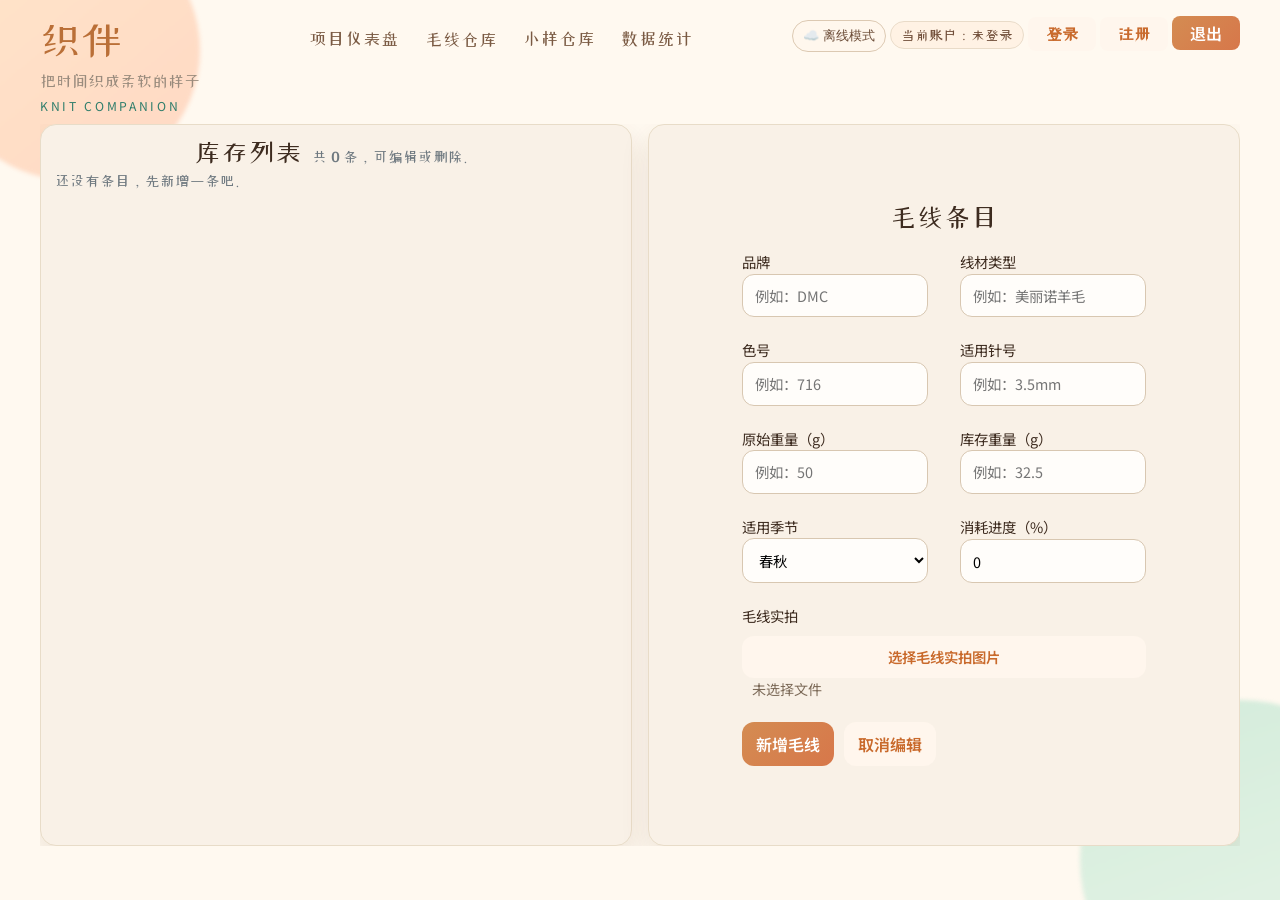
<file: yarn.html>
<!doctype html>
<html lang="zh-CN">
  <head>
    <meta charset="UTF-8" />
    <meta name="viewport" content="width=device-width, initial-scale=1.0" />
    <title>织伴 | 毛线仓库</title>
    <link rel="icon" type="image/x-icon" href="favicon.ico" />
    <link rel="preconnect" href="https://fonts.googleapis.com" />
    <link rel="preconnect" href="https://fonts.gstatic.com" crossorigin />
    <link
      href="https://fonts.googleapis.com/css2?family=Noto+Sans+SC:wght@400;500;700&family=ZCOOL+XiaoWei&display=swap"
      rel="stylesheet"
    />
    <link rel="stylesheet" href="styles.css" />
  </head>
  <body data-storage-page="yarn">
    <div class="bg-shape bg-shape-a"></div>
    <div class="bg-shape bg-shape-b"></div>

    <nav class="top-nav" aria-label="页面导航">
      <div class="brand-wrap">
        <div class="brand">织伴</div>
        <p class="brand-subtitle">把时间织成柔软的样子</p>
        <p class="eyebrow nav-eyebrow">KNIT COMPANION</p>
      </div>
      <div class="nav-center" aria-label="页面标签">
        <a class="btn ghost" href="index.html#dashboardPanel">项目仪表盘</a>
        <a class="btn ghost is-tab-active" href="yarn.html">毛线仓库</a>
        <a class="btn ghost" href="swatch.html">小样仓库</a>
        <a class="btn ghost" href="stats.html">数据统计</a>
      </div>
      <div class="nav-auth" id="navAuth">
        <button class="nav-auth-trigger" id="navAuthTrigger" type="button" aria-label="账号菜单" aria-expanded="false" tabindex="0">
          <span>☰</span>
        </button>
        <div class="nav-auth-menu" id="navAuthMenu">
          <button class="sync-state sync-state-idle" id="storageSyncHint" type="button" title="点击立即同步">☁️ 离线模式</button>
          <span class="account-chip" id="accountChip">当前账号：未登录</span>
          <button class="btn ghost" id="openLoginBtn" type="button">登录</button>
          <button class="btn ghost" id="openRegisterBtn" type="button">注册</button>
          <button class="btn primary" id="logoutBtn" type="button" hidden>退出</button>
        </div>
      </div>
    </nav>

    <main class="layout storage-layout">
      <section class="panel storage-panel storage-list-panel">
        <div class="storage-list-head">
          <h2>库存列表</h2>
          <p class="helper-text">共 <strong id="storageCount">0</strong> 条，可编辑或删除。</p>
        </div>
        <div class="storage-list" id="storageList"></div>
      </section>

      <section class="panel storage-panel storage-form-panel">
        <h2>毛线条目</h2>
        <form class="grid-form" id="storageForm">
          <label>
            品牌
            <input id="yarnBrand" type="text" placeholder="例如：DMC" required />
          </label>
          <label>
            线材类型
            <input id="yarnType" type="text" placeholder="例如：美丽诺羊毛" required />
          </label>
          <label>
            色号
            <input id="yarnColorNo" type="text" placeholder="例如：716" />
          </label>
          <label>
            适用针号
            <input id="needleSize" type="text" placeholder="例如：3.5mm" />
          </label>
          <label>
            原始重量（g）
            <input id="originalWeight" type="number" min="0" step="0.1" placeholder="例如：50" />
          </label>
          <label>
            库存重量（g）
            <input id="stockWeight" type="number" min="0" step="0.1" placeholder="例如：32.5" />
          </label>
          <label>
            适用季节
            <select id="season">
              <option>春秋</option>
              <option>夏季</option>
              <option>冬季</option>
              <option>四季通用</option>
            </select>
          </label>
          <label>
            消耗进度（%）
            <input id="progress" type="number" min="0" max="100" step="0.1" placeholder="自动计算" readonly />
          </label>
          <label class="full-span">
            毛线实拍
            <input id="photoInput" class="sr-only-input" type="file" accept="image/*" />
            <button id="openPhotoPickerBtn" class="btn ghost storage-upload-btn" type="button" aria-label="选择毛线实拍图片">选择毛线实拍图片</button>
            <span class="storage-upload-file-name" id="photoFileName">未选择文件</span>
            <div class="storage-form-photo-wrap" id="photoWrap" hidden>
              <img id="photoPreview" class="storage-form-photo" alt="毛线实拍预览" hidden />
              <button id="removePhotoBtn" class="storage-photo-remove" type="button" hidden aria-label="删除毛线图片">×</button>
            </div>
          </label>
          <div class="full-span">
            <div class="storage-form-actions">
              <button class="btn primary" id="submitBtn" type="submit">新增毛线</button>
              <button class="btn ghost" id="cancelEditBtn" type="button" hidden>取消编辑</button>
            </div>
          </div>
        </form>
      </section>
    </main>

    <script src="storage-account.js"></script>
    <script src="storage.js"></script>
  </body>
</html>
</file>
<file: styles.css>
/* 仪表盘底部：页脚与新增项目按钮同排 */
/* 仪表盘底部：页脚居中，新增按钮靠右 */
.footer-row {
  display: flex;
  align-items: center;
  justify-content: flex-end;
  max-width: 1320px;
  margin: 8px auto 0 auto;
  padding: 0 8px;
  gap: 10px;
  position: relative;
}
.footer-row .footer {
  margin: 0;
  font-size: 1.02rem;
  color: #a86a3c;
  background: none;
  box-shadow: none;
  border: none;
  padding: 0;
  position: absolute;
  left: 50%;
  transform: translateX(-50%);
  text-align: center;
  white-space: nowrap;
}
.footer-row .fab-create-wrap {
  margin: 0;
  position: static;
  box-shadow: none;
}
@media (max-width: 700px) {
  .footer-row {
    flex-direction: column;
    align-items: stretch;
    gap: 10px;
    padding: 0 4px;
    position: static;
  }
  .footer-row .footer {
    position: static;
    left: auto;
    transform: none;
    text-align: center;
    font-size: 0.98rem;
    margin-bottom: 2px;
  }
  .footer-row .fab-create-wrap {
    align-self: flex-end;
  }
}
/* 桌面端：项目详情计数与全局计时工具行 */
@media (min-width: 701px) {
  .project-page .counter-panel .counter-tools-row,
  .project-page .floating-timer-panel .timer-controls-row {
    display: flex;
    flex-direction: row;
    align-items: center;
    gap: 10px;
    margin: 8px 0;
    width: 100%;
  }

  .project-page .counter-panel .counter-tools-row .project-meta {
    margin: 0;
    flex: 1 1 0;
    min-width: 120px;
  }

  .project-page .counter-panel .counter-tools-row label,
  .project-page .floating-timer-panel .timer-controls-row label {
    display: flex;
    align-items: center;
    gap: 6px;
    margin: 0;
    flex: 1 1 0;
    min-width: 0;
  }

  .project-page .counter-panel .counter-tools-row .btn,
  .project-page .floating-timer-panel .timer-controls-row .btn {
    min-width: 0;
    flex: 1 1 0;
  }

  .project-page .counter-panel .counter-tools-row #stepInput,
  .project-page .floating-timer-panel .timer-controls-row #globalTimerMinutes {
    width: 64px;
    max-width: 96px;
    min-width: 0;
    text-align: center;
  }
}
body[data-report-page] .report-filter-group {
  display: flex;
  gap: 8px;
  margin-left: 18px;
}
body[data-report-page] .report-filter-btn {
  font-family: 'ZCOOL XiaoWei', serif;
  font-size: 1rem;
  border-radius: 6px;
  border: 1px solid #e9dbc8;
  padding: 10px 18px;
  background: #fff;
  color: #7a5a43;
  cursor: pointer;
  transition: background 0.15s, color 0.15s, border 0.15s;
}
body[data-report-page] .report-filter-btn:hover {
  background: #fff2e4;
  color: #cf6c48;
}
body[data-report-page] .report-filter-btn.is-active {
  background: #ffe7c2;
  color: #cf6c48;
  border-color: #cf6c48;
  font-weight: bold;
}
/* 报告筛选下拉框样式 */
body[data-report-page] #reportFilter {
  margin-left: 18px;
  font-family: 'ZCOOL XiaoWei', serif;
  font-size: 1rem;
  border-radius: 6px;
  border: 1px solid #e9dbc8;
  padding: 4px 12px;
  background: #fff;
  color: #7a5a43;
}
body[data-report-page] #reportFilter:focus {
  outline: 2px solid #cf6c48;
}
/* 数据统计页：周期筛选居中，报告管理靠右 */
body[data-stats-page] .stats-toolbar-row {
  display: flex;
  align-items: center;
  margin-bottom: 18px;
  position: relative;
}
body[data-stats-page] .stats-toolbar-center {
  position: absolute;
  left: 50%;
  top: 0;
  transform: translateX(-50%);
  display: flex;
  align-items: center;
  height: 100%;
}
body[data-stats-page] #reportManageBtn {
  margin-left: auto;
  white-space: nowrap;
}
/* ========== 周报月报管理页面 ========== */
body[data-report-page] .report-list {
  display: flex;
  flex-direction: column;
  gap: 18px;
}
body[data-report-page] .report-type {
  color: #cf6c48;
  font-weight: bold;
  font-size: 1.08em;
}
body[data-report-page] .report-title {
  color: #a86a3c;
  font-weight: 500;
  margin-right: 8px;
}
body[data-report-page] .report-date {
  color: #b7a48a;
  font-size: 0.98em;
}
body[data-report-page] .empty-tip {
  color: #b7a48a;
  text-align: center;
  margin: 32px 0;
}
body[data-report-page] #reportFormPanel {
  background: #fff8ef;
  border-radius: 10px;
  box-shadow: 0 1px 6px rgba(180,120,80,0.08);
  padding: 24px 18px 18px 18px;
  margin-top: 18px;
}
body[data-report-page] #reportForm label {
  display: block;
  margin-bottom: 14px;
  color: #a86a3c;
  font-size: 1em;
}
body[data-report-page] #reportForm input,
body[data-report-page] #reportForm select,
body[data-report-page] #reportForm textarea {
  width: 100%;
  margin-top: 4px;
  padding: 7px 10px;
  border-radius: 6px;
  border: 1px solid #e9dbc8;
  font-size: 1em;
  box-sizing: border-box;
  background: #fff;
}
body[data-report-page] #reportForm textarea {
  resize: vertical;
  min-height: 80px;
}
body[data-report-page] .form-actions {
  display: flex;
  gap: 16px;
  margin-top: 10px;
}
/* ========== /周报月报管理页面 ========== */
@media (max-width: 900px) {
  body[data-storage-page] {
    overflow-y: auto !important;
    height: auto !important;
  }
  body[data-storage-page] .storage-layout {
    overflow-y: visible !important;
    height: auto !important;
    min-height: 100vh !important;
  }
}
@media (max-width: 900px) {
  body[data-storage-page] .storage-layout {
    display: block !important;
    grid-template-columns: none !important;
    gap: 0 !important;
  }
  body[data-storage-page] .storage-list-panel,
  body[data-storage-page] .storage-form-panel {
    width: 100% !important;
    min-width: 0 !important;
    max-width: 100% !important;
    display: block !important;
    margin: 0 !important;
    box-sizing: border-box !important;
    align-self: auto !important;
    position: static !important;
    float: none !important;
    clear: none !important;
    grid-column: auto !important;
    grid-row: auto !important;
  }
  body[data-storage-page] .storage-list-panel {
    margin-bottom: 18px !important;
  }
}
@media (max-width: 900px) {
  body.yarn-page .main-layout,
  body.swatch-page .main-layout {
    display: block !important;
    grid-template-columns: none !important;
    gap: 0 !important;
  }
  body.yarn-page .main-list,
  body.swatch-page .main-list,
  body.yarn-page .main-item,
  body.swatch-page .main-item {
    width: 100% !important;
    min-width: 0 !important;
    max-width: 100% !important;
    display: block !important;
    margin: 0 !important;
    box-sizing: border-box !important;
    align-self: auto !important;
    position: static !important;
    float: none !important;
    clear: none !important;
    grid-column: auto !important;
    grid-row: auto !important;
  }
  body.yarn-page .main-list,
  body.swatch-page .main-list {
    margin-bottom: 18px !important;
  }
}
@media (max-width: 900px) {
  .project-detail-layout {
    display: block !important;
    grid-template-columns: none !important;
    gap: 0 !important;
  }
  .project-panel,
  .project-right-column {
    width: 100% !important;
    min-width: 0 !important;
    max-width: 100% !important;
    margin: 0 !important;
    box-sizing: border-box !important;
    align-self: auto !important;
    /* 只用基础 block，避免 display 冲突 */
    display: block !important;
    height: auto !important;
    overflow: visible !important;
  }
  .project-right-column {
    gap: 20px !important;
  }
  .project-right-column .counter-panel {
    width: 100% !important;
    margin: 0 !important;
    box-sizing: border-box !important;
    display: block !important;
    position: static !important;
    min-width: 0 !important;
    max-width: 100% !important;
    flex: none !important;
  }
}
@media (max-width: 700px) {
  body.homepage .today-summary-pill {
    width: 100% !important;
    min-width: 0 !important;
    max-width: 100% !important;
    display: flex !important;
    grid-column: 1 / -1 !important;
    margin: 0 !important;
  }
}
/* 统一登录、注册、退出按钮样式（所有页面通用） */
#openLoginBtn,
#openRegisterBtn,
#logoutBtn {
  min-width: 46px;
  min-height: 34px;
  padding: 0 18px;
  font-size: 1rem;
  border-radius: 8px;
  box-sizing: border-box;
  display: inline-flex;
  align-items: center;
  justify-content: center;
  text-align: center;
  transition: background 0.18s, color 0.18s;
}
@media (max-width: 700px) {
  body[data-stats-page] .stats-toolbar-row {
    display: flex !important;
    flex-direction: row !important;
    align-items: stretch !important;
    gap: 10px !important;
    width: 100% !important;
  }
  body[data-stats-page] .stats-toolbar-center {
    position: static !important;
    transform: none !important;
    flex: 3 1 0 !important;
    width: auto !important;
    margin-bottom: 0 !important;
    display: flex !important;
    align-items: stretch !important;
  }
  body[data-stats-page] .status-filters {
    display: flex !important;
    flex: 1 1 0 !important;
    gap: 8px !important;
    width: 100% !important;
    margin: 0 !important;
    background: #f8f3ea !important;
    border-radius: 4px !important;
    box-shadow: 0 1px 6px rgba(180, 120, 80, 0.251) !important;
    padding: 0 !important;
  }
  body[data-stats-page] .status-filters .btn {
    flex: 1 1 0 !important;
    min-width: 0 !important;
    padding: 0 0 !important;
    min-height: 42px !important;
    font-size: 1rem !important;
    border-radius: 8px !important;
    text-align: center !important;
    box-sizing: border-box !important;
    transition: background 0.18s, color 0.18s !important;
  }
  body[data-stats-page] #reportManageBtn {
    flex: 1 1 0 !important;
    width: auto !important;
    margin-left: 6px !important;
    margin-top: 0 !important;
    min-height: 38px !important;
    font-size: 1rem !important;
    border-radius: 12px !important;
    white-space: nowrap !important;
    align-self: stretch !important;
  }
}
/* 统计页周期按钮三等分填满整行（唯一生效规则） */
body[data-stats-page] .status-filters {
  display: grid;
  grid-template-columns: repeat(3, minmax(120px, 1fr));
  gap: 16px;
  background: #f8f3ea !important;
  border-radius: 10px !important;
  box-shadow: 0 1px 6px rgba(180, 120, 80, 0.251) !important;
  padding: 0 0 !important;
  margin: 0 !important;
  width: 100% !important;
}
body[data-stats-page] .status-filters .btn {
  width: 100%;
  min-width: 0;
  padding: 0 0;
  min-height: 38px;
  font-size: 0.92rem;
  border-radius: 8px;
  text-align: center;
  box-sizing: border-box;
  transition: background 0.18s, color 0.18s;
}
@media (max-width: 700px) {
  /* ==============================================
     1. 顶部导航：选中只加粗，无任何其他效果
  ============================================== */
  .top-nav {
    display: flex !important;
    flex-direction: row !important;
    align-items: center !important;
    justify-content: space-between !important;
    height: 44px !important;
    padding: 0 6px !important;
    margin: 0 0 12px 0 !important;
    background: #fff8efcc !important;
    -webkit-backdrop-filter: blur(20px) !important;
    backdrop-filter: blur(20px) !important;
    border-radius: 10px 10px 10px 10px !important;
    position: sticky !important;
    top: 0 !important;
    z-index: 999 !important;
    flex-wrap: nowrap !important;
    overflow: visible !important;
    gap: 6px !important;
  }

  .brand-wrap,
  .brand,
  .brand-subtitle {
    display: none !important;
  }

  .nav-center {
    display: flex !important;
    flex: 1 1 auto !important;
    flex-direction: row !important;
    align-items: center !important;
    justify-content: space-evenly !important;
    height: 100% !important;
    padding: 0 !important;
    margin: 0 !important;
    gap: 0 !important;
    flex-wrap: nowrap !important;
    min-width: 0 !important;
  }

  .nav-center a.btn.ghost {
    flex: 1 1 0 !important;
    height: 100% !important;
    display: flex !important;
    align-items: center !important;
    justify-content: center !important;
    font-size: 16px !important;
    padding: 0 1px !important;
    margin: 0 !important;
    white-space: nowrap !important;
    border: none !important;
    background: transparent !important;
    color: #a86a3c !important;
  }

  /* 只加粗，无任何边框、下划线、背景 */
  .nav-center a.btn.ghost.is-tab-active {
    font-weight: bold !important;
    color: #cf6c48 !important;
    background: transparent !important;
    border: none !important;
    border-bottom: none !important;
  }

  .nav-auth {
    position: fixed !important;
    top: 16px !important;
    right: 16px !important;
    display: flex !important;
    align-items: center !important;
    justify-content: center !important;
    height: 100% !important;
    flex: 0 0 auto !important;
    min-width: 44px !important;
    z-index: 1001 !important;
  }

  #navAuthTrigger,
  .nav-auth-trigger {
    display: flex !important;
    align-items: center !important;
    justify-content: center !important;
    width: 42px !important;
    height: 42px !important;
    border-radius: 50% !important;
    background: #ffffff !important;
    border: 1px solid #e9dbc8 !important;
    font-size: 18px !important;
    color: #be4f27 !important;
    cursor: pointer !important;
    z-index: 1002 !important;
  }

  .nav-auth-menu {
    position: absolute !important;
    top: 50px !important;
    right: 0 !important;
    min-width: 160px !important;
    background: white !important;
    border-radius: 16px !important;
    box-shadow: 0 4px 16px rgba(0,0,0,0.1) !important;
    padding: 10px !important;
    z-index: 1003 !important;
    display: none !important;
  }

  .nav-auth-menu.is-open {
    position: fixed !important;
    top: 64px !important;
    right: 16px !important;
    min-width: 180px !important;
    max-width: 90vw !important;
    height: auto !important;
    z-index: 3000 !important;
    display: block !important;
  /* ==============================================
     3. 统计框：一行显示 + 内边距缩小
  ============================================== */
  .dashboard-inline-stats {
    display: flex !important;
    width: 100% !important;
    margin: 0 0 10px 0 !important;
    padding: 0 !important;
    gap: 6px !important;
  }
  .inline-stat-pill {
    flex: 1 !important;
    padding: 3px 0 !important;
    font-size: 13px !important;
    display: flex !important;
    align-items: center !important;
    justify-content: center !important;
  }
  .inline-stat-pill strong {
    font-size: 15px !important;
  }

  /* ==============================================
     4. 仪表盘拉长 + 底部靠近页脚
  ============================================== */
  .dashboard-panel {
    min-height: calc(100vh - 180px) !important;
    margin-bottom: 4px !important;
    padding-bottom: 4px !important;
  }
  .project-cards {
    flex: 1 !important;
    margin-bottom: 4px !important;
    padding-bottom: 4px !important;
  }
  .footer {
    margin-top: 4px !important;
  }

  .card {
    margin-bottom: 8px !important;
  }
}
  .project-cover {
    width: 100% !important;
    aspect-ratio: 16/9 !important;
    object-fit: cover !important;
    border-radius: 14px !important;
    margin-bottom: 12px !important;
  }
  .project-card h3 {
    font-size: 1.2rem !important;
    margin: 0 0 8px 0 !important;
    color: #25303b !important;
  }
  .project-meta {
    display: flex !important;
    align-items: center !important;
    gap: 8px !important;
    margin-bottom: 10px !important;
  }
  .progress-fill {
    height: 100% !important;
    background: repeating-linear-gradient(135deg, #c8856b 0 7px, #ddb49f 7px 14px, #c8856b 14px 21px) !important;
    position: relative;
  }
  .progress-fill::after {
    content: "🧶";
    position: absolute;
    right: -12px;
    top: 50%;
    transform: translateY(-50%);
    font-size: 16px;
    pointer-events: none;
  }
  .progress-fill::before {
    content: none;
    border-radius: 5px !important;
  }

}

:root {
  --bg: #fff8ef;
  --panel: #fffcf7;
  --ink: #25303b;
  --accent: #cb6f4d;
  --accent-deep: #865645;
  --mint: #2a846f;
  --danger: #b7353a;
  --line: #e9dbc8;
  --shadow: 0 12px 28px rgba(107, 63, 27, 0.12);
}

* {
  box-sizing: border-box;
}

body {
  margin: 0;
  min-height: 100vh;
  color: var(--ink);
  font-family: "Noto Sans SC", "PingFang SC", "Microsoft YaHei", sans-serif;
  background:
    radial-gradient(circle at 10% 20%, rgba(255, 195, 141, 0.32), transparent 30%),
    radial-gradient(circle at 90% 10%, rgba(170, 217, 202, 0.386), transparent 34%),
    var(--bg);
  padding: 16px 18px;
  overflow-x: hidden;
}

h1,
h2,
h3,
.subtitle,
.project-meta,
.btn,
label,
input,
select,
textarea {
  overflow-wrap: anywhere;
}




.top-nav {
  max-width: 1320px;
  margin: 0 auto 10px;
  display: flex;
  align-items: center;
  justify-content: space-between;
  gap: 14px;
}

/* 增大导航栏按钮点击区域，提升移动端体验 */
.top-nav .btn.ghost,
.top-nav .nav-center a.btn.ghost {
  min-width: 44px;
  min-height: 44px;
  padding: 7px 13px;
  font-size: 1.08rem;
  border-radius: 0;
  box-sizing: border-box;
  touch-action: manipulation;
  -webkit-user-select: none;
  user-select: none;
  transition: background 0.18s, color 0.18s;
  font-family: 'ZCOOL XiaoWei', 'Noto Sans SC', serif;
  border: none !important;
}

@media (max-width: 700px) {
  .top-nav .btn.ghost,
  .top-nav .nav-center a.btn.ghost {
    min-width: 48px;
    min-height: 48px;
    padding: 12px 0;
    font-size: 1.12rem;
  }
}

/* 移动端点击反馈 */
.top-nav .btn.ghost:active,
.top-nav .nav-center a.btn.ghost:active {
  background: #ffe5d0;
  color: var(--accent-deep);
}

.brand {
  font-family: "ZCOOL XiaoWei", "KaiTi", cursive;
  font-size: 1.3rem;
  color: var(--accent-deep);
}


.nav-auth {
  display: flex;
  align-items: center;
  gap: 8px;
  flex-wrap: wrap;
  justify-content: flex-end;
}

.project-page .nav-auth {
  flex-direction: column;
  align-items: flex-end;
  gap: 6px;
}


@media (max-width: 700px) {
  /* 顶部导航栏横向排列，右上角为头像/菜单 */
  .top-nav {
    flex-direction: row;
    align-items: center;
    padding: 0 8px;
    height: 54px;
    min-height: 54px;
    position: relative;
    z-index: 100;
    background: #fff8efcc;
    box-shadow: 0 2px 12px rgba(180,120,80,0.06);
  }
  .brand-wrap {
    flex: 1 1 auto;
    min-width: 0;
    display: flex;
    flex-direction: column;
    justify-content: center;
  }
  .brand {
    font-size: 1.18rem;
    letter-spacing: 0.04em;
  }
  .brand-subtitle {
    display: none;
  }
  .nav-center {
    display: flex;
    flex: 2 1 auto;
    justify-content: center;
    align-items: center;
    gap: 0;
    width: 100%;
    position: static;
  }
  .nav-center a.btn.ghost {
    flex: 1 1 0;
    min-width: 0;
    padding: 0 0 6px 0;
    font-size: 1.04rem;
    border-radius: 0;
    background: none;
    border: none;
    color: #a86a3c;
    margin: 0 2px;
    height: 44px;
    line-height: 44px;
    text-align: center;
    transition: color 0.18s;
    font-family: 'ZCOOL XiaoWei', 'Noto Sans SC', serif;
  }
  .nav-center a.btn.ghost.is-tab-active {
    border-bottom: 2.5px solid var(--accent);
    color: var(--accent-deep);
    background: none;
  }
  .nav-auth {
    position: static;
    flex-direction: row;
    align-items: center;
    gap: 0;
    background: none;
    box-shadow: none;
    z-index: 120;
  }
  .nav-auth > * {
    margin-left: 6px;
  }
  .nav-auth .btn, .nav-auth .account-chip {
    font-size: 0.98rem;
    padding: 4px 8px;
    min-width: 0;
    border-radius: 8px;
  }

  /* 统计区块卡片化 */
  .dashboard-inline-stats {
    -webkit-user-select: none;
    user-select: none;
    display: flex;
    gap: 6px;
    margin: 0 0 4px 0;
    justify-content: flex-start;
  }
  .inline-stat-pill {
    flex: 1 1 0;
    min-width: 0;
    background: #fff;
    border-radius: 14px;
    box-shadow: 0 2px 8px rgba(180,120,80,0.06);
    font-size: 1.08rem;
    padding: 4px 0;
    margin: 0;
    justify-content: center;
  }
  .inline-stat-pill strong {
    font-size: 1.22rem;
  }
  .today-summary-pill {
    display: block;
    width: 100%;
    font-size: 1.08rem;
    font-weight: 600;
    color: #a86a3c;
    background: #fff;
    border-radius: 12px;
    margin: 4px 0 0 0;
    padding: 10px 0 8px 0;
    text-align: center;
    box-shadow: 0 2px 8px rgba(180,120,80,0.04);
  }
  /* 卡片自适应宽度，留白 */
  .project-cards {
    gap: 14px;
    padding: 3px 1px 3px 1px;
    flex-wrap: nowrap;
    overflow-x: auto;
    margin: 0;
  }
  .project-card {
    min-width: 90vw;
    max-width: 96vw;
    margin: 0 4vw 12px 0;
    border-radius: 18px;
    box-shadow: 0 4px 18px rgba(180,120,80,0.10);
    padding: 14px 10px 18px 10px;
    font-size: 1.08rem;
    background: #fff;
  }
  .project-cover {
    width: 100% !important;
    aspect-ratio: 16/9 !important;
    object-fit: cover !important;
    border-radius: 14px !important;
    margin-bottom: 12px !important;
  }
  .project-card h3 {
    font-size: 1.18rem !important;
    margin: 8px 0 4px 0;
    color: #25303b !important;
  }
  .project-meta-row {
    gap: 8px;
    font-size: 1.01rem;
    margin-bottom: 6px;
  }
  .progress-track {
    height: 7px;
    margin: 8px 0 8px 0;
  }
  .project-card-actions {
    flex-direction: row;
    gap: 8px;
    margin-top: 12px;
    justify-content: flex-end;
    align-items: center;
  }
  .project-card-actions .btn {
    min-width: 0;
    font-size: 0.98rem;
    padding: 8px 12px;
    border-radius: 10px;
    flex: 1 1 0;
    margin: 0;
  }
  .project-card-actions .btn.primary {
    font-weight: 700;
    background: linear-gradient(135deg, var(--accent), #d7774a);
    color: #f9f1e7;
  }
  .project-card-actions .btn.ghost {
    background: #f5ece1;
    color: #a86a3c;
  }
  .card-more-menu {
    min-width: 120px;
    right: 0;
    left: auto;
    border-radius: 12px;
    box-shadow: 0 2px 12px rgba(180,120,80,0.10);
  }
  /* 页面整体留白 */
  body, .panel {
    padding-left: 8px;
    padding-right: 8px;
  }
}

.project-page .top-nav {
  align-items: flex-start;
}

.project-nav-row {
  display: flex;
  margin-bottom: 2px;
  align-items: center;
  gap: 8px;
}

.project-title-actions {
  margin-top: 0;
  justify-content: flex-end;
  flex-wrap: wrap;
}

.project-page .project-nav-row {
  gap: 10px;
}

.project-page .project-nav-row .btn {
  height: 46px;
  padding: 0 16px;
  line-height: 1;
  font-size: 1.05rem;
}

.project-page .project-time-chip {
  height: 46px;
  padding: 0 16px;
  line-height: 1;
  font-size: 1.05rem;
}

.project-page .hero {
  margin: 2px auto 6px;
}

.account-chip {
  display: inline-flex;
  align-items: center;
  padding: 6px 10px;
  border-radius: 999px;
  background: #fff2e4;
  border: 1px solid #e9dbc8;
  font-size: 0.84rem;
  color: #704d38;
}

.project-time-chip {
  display: inline-flex;
  align-items: center;
  justify-content: center;
  padding: 10px 16px;
  border-radius: 12px;
  background: #f5ece1;
  border: 1px solid #e9dbc8;
  color: #5a4837;
  font-family: "Noto Sans SC", "PingFang SC", "Microsoft YaHei", sans-serif;
  font-size: 0.95rem;
  font-weight: 600;
  white-space: nowrap;
}

.bg-shape {
  position: fixed;
  border-radius: 999px;
  filter: blur(2px);
  z-index: -1;
  opacity: 0.6;
}

.bg-shape-a {
  width: 260px;
  height: 260px;
  top: -80px;
  left: -60px;
  background: linear-gradient(140deg, #ffd9b2, #ffc2a6);
}

.bg-shape-b {
  width: 320px;
  height: 320px;
  right: -120px;
  bottom: -120px;
  background: linear-gradient(160deg, #b5e2cc, #dbf3e4);
}

.hero {
  display: flex;
  justify-content: space-between;
  align-items: end;
  gap: 20px;
  margin: 8px auto 18px;
  max-width: 1320px;
  animation: rise 0.8s ease;
}

.eyebrow {
  margin: 0;
  font-size: 0.76rem;
  letter-spacing: 0.22em;
  color: var(--mint);
}

h1 {
  margin: 4px 0;
  font-size: clamp(2rem, 5vw, 3.1rem);
  font-family: "ZCOOL XiaoWei", "KaiTi", cursive;
  font-weight: 400;
}

h2,
h3 {
  font-family: "ZCOOL XiaoWei", "KaiTi", cursive;
  font-weight: 400;
}

.subtitle,
.project-meta,
.helper-text,
.storage-item-meta,
.stat-card span,
.auth-status,
.cover-frame-placeholder,
.account-chip {
  font-family: "ZCOOL XiaoWei", "KaiTi", cursive;
}

.subtitle {
  margin: 0;
  font-size: 1rem;
  color: #5b6772;
}

.hero-stats {
  display: grid;
  grid-template-columns: repeat(4, minmax(0, 1fr));
  gap: 10px;
  width: min(780px, 100%);
}

body.homepage .hero-stats {
  grid-template-columns: repeat(2, minmax(180px, 1fr));
  grid-template-rows: auto auto;
  width: min(470px, 100%);
  margin-left: auto;
}

.project-page .hero {
  align-items: flex-end;
}

.stat-card {
  background: rgba(255, 252, 247, 0.8);
  -webkit-backdrop-filter: blur(4px);
  backdrop-filter: blur(4px);
  border: 1px solid var(--line);
  border-radius: 14px;
  padding: 10px 12px;
  box-shadow: var(--shadow);
}

.stat-card.stat-card-core {
  background: rgba(255, 252, 247, 0.84);
}

.stat-card.stat-card-today {
  background: linear-gradient(145deg, #fff8ef, #fff3e5);
  border-color: #ebd4b6;
}

.stat-card span {
  display: block;
  font-size: 0.74rem;
  color: #6b737a;
}

.stat-card.stat-card-today span {
  color: #7a6654;
}

.stat-card strong {
  font-size: 1.1rem;
  color: var(--accent-deep);
}

.stat-card.stat-card-today strong {
  color: var(--accent-deep);
}

.auth-status {
  margin: 8px 0;
  color: #55606a;
  font-size: 0.86rem;
}

.auth-dialog-card {
  width: min(440px, 100%);
}

.sync-state {
  display: inline-flex;
  align-items: center;
  border-radius: 999px;
  border: 1px solid #dcc9b2;
  background: #fff7ed;
  color: #6a4a35;
  padding: 6px 10px;
  font-size: 0.82rem;
  cursor: pointer;
}

.sync-state-syncing {
  border-color: #b7cde6;
  background: #ecf5ff;
  color: #2f5f92;
}

.sync-state-ok {
  border-color: #b6ddc2;
  background: #ecfbf1;
  color: #2b7b49;
}

.sync-state-error {
  border-color: #efb6b6;
  background: #fff0f0;
  color: #aa2f2f;
}

.layout {
  display: grid;
  gap: 14px;
  max-width: 1320px;
  margin: 0 auto;
  grid-template-columns: repeat(12, 1fr);
}

body.homepage .layout {
  max-height: calc(100vh - 190px);
  overflow: hidden;
  align-content: start;
}

.panel {
  background: var(--panel);
  border: 1px solid var(--line);
  border-radius: 20px;
  padding: 14px 14px;
  box-shadow: var(--shadow);
}

.panel h2 {
  margin-top: 0;
  font-size: 1.4rem;
}

.dashboard-panel {
  grid-column: span 12;
}

body.homepage .dashboard-panel {
  display: grid;
  row-gap: 6px;
}

body.homepage .dashboard-panel > h2 {
  font-size: 1.34rem;
}

.storage-panel {
  grid-column: span 12;
}

body[data-storage-page] {
  height: 100vh;
  overflow: hidden;
}

body[data-storage-page] .hero {
  margin: 6px auto 16px;
}

body[data-storage-page] .hero > div {
  display: grid;
  grid-template-columns: minmax(0, 1fr) auto;
  column-gap: 16px;
  row-gap: 8px;
  align-items: end;
}

body[data-storage-page] .hero > div > * {
  margin: 0;
}

body[data-storage-page] .hero .eyebrow {
  grid-column: 1 / -1;
}

body[data-storage-page] .hero h1 {
  grid-column: 1;
}

body[data-storage-page] .hero .subtitle {
  grid-column: 2;
  text-align: right;
}

body[data-storage-page] h1 {
  font-size: clamp(1.6rem, 3.8vw, 2.3rem);
}

@media (min-width: 901px) {
  body[data-storage-page] .storage-layout {
    display: flex;
    flex-direction: row;
    align-items: stretch;
    justify-content: center;
    height: calc(100vh - 188px);
    overflow: hidden;
    margin-bottom: 16px;
    gap: 32px;
  }
  body[data-storage-page] .storage-panel {
    flex: 1 1 0;
    display: flex;
    flex-direction: column;
    justify-content: center;
    align-items: center;
    min-width: 0;
    min-height: 0;
    box-sizing: border-box;
  }
  body[data-storage-page] .storage-list-panel,
  body[data-storage-page] .storage-form-panel {
    height: 100%;
  }
  body[data-storage-page] .storage-list {
    width: 100%;
    height: 100%;
    overflow-y: auto;
  }
}

body[data-storage-page] .storage-panel {
  min-height: 0;
  overflow: auto;
}

body[data-storage-page] .storage-form-panel {
  grid-column: 1;
}

body[data-storage-page] .storage-list-panel {
  grid-column: 2;
}

.storage-form-actions {
  display: flex;
  gap: 8px;
  flex-wrap: wrap;
}

.storage-form-photo {
  display: block;
  width: min(220px, 100%);
  aspect-ratio: 4 / 3;
  margin-top: 8px;
  border: 1px solid #e4d5c1;
  border-radius: 12px;
  object-fit: cover;
  background: #fff;
}

.storage-form-photo[hidden] {
  display: none;
}

.storage-form-photo-wrap {
  position: relative;
  width: min(220px, 100%);
  margin-top: 8px;
}

.storage-upload-btn {
  display: inline-flex;
  align-items: center;
  justify-content: center;
  min-height: 40px;
  padding: 0 14px;
  margin-top: 8px;
  border-radius: 12px;
  font-family: "ZCOOL XiaoWei", "KaiTi", cursive;
  font-size: 0.95rem;
}

.storage-upload-file-name {
  display: inline-block;
  margin-left: 10px;
  color: #7c6a58;
  font-size: 0.88rem;
  vertical-align: middle;
}

.storage-list {
  column-width: 240px;
  column-gap: 10px;
}

.storage-item {
  border: 1px solid #eddcc7;
  border-radius: 14px;
  padding: 12px 18px;
  background: rgb(255, 253, 248);
  break-inside: avoid;
  margin: 0 0 10px;
  display: inline-block;
  width: 100%;
}

.storage-item-photo {
  width: 100%;
  aspect-ratio: 4 / 3;
  object-fit: cover;
  border-radius: 10px;
  border: 1px solid #e5d6c2;
  margin-bottom: 8px;
  background: #fff;
}

.storage-item-head {
  display: flex;
  align-items: flex-start;
  justify-content: space-between;
  gap: 8px;
  margin-bottom: 6px;
}

.storage-item-side {
  display: flex;
  flex-direction: column;
  align-items: flex-end;
  gap: 6px;
}

.storage-item-yarn {
  position: relative;
}

.storage-item-yarn .storage-item-head {
  position: relative;
  display: block;
  margin-bottom: 6px;
  min-height: 24px;
}

.storage-item-yarn .storage-item-side {
  position: absolute;
  top: 0;
  right: 0;
}

.storage-item-yarn .storage-item-head h3 {
  margin-right: 86px;
}

.storage-item-yarn.has-photo .storage-item-head {
  position: relative;
}

.storage-item-yarn.has-photo .storage-item-head h3 {
  margin-right: 86px;
}

.storage-item-swatch {
  position: relative;
}

.storage-item-swatch .storage-item-head {
  position: relative;
  display: block;
  margin-bottom: 6px;
  min-height: 24px;
}

.storage-item-swatch .storage-item-side {
  position: absolute;
  top: 0;
  right: 0;
}

.storage-item-swatch .storage-item-head h3 {
  margin-right: 86px;
}

.storage-item-head h3 {
  margin: 0;
  font-size: 1.1rem;
}

.storage-item-meta {
  color: #6f7980;
  font-size: 0.9rem;
}

.storage-item-line {
  margin: 4px 0;
  color: #4f5b66;
  font-size: 0.9rem;
}

.storage-progress-track {
  height: 8px;
  border-radius: 999px;
  background: url('data:image/svg+xml;utf8,<svg width="40" height="8" viewBox="0 0 40 8" fill="none" xmlns="http://www.w3.org/2000/svg"><rect width="40" height="8" fill="%23fbf3e8"/><path d="M0 6 Q2 4 4 6 T8 6 T12 6 T16 6 T20 6 T24 6 T28 6 T32 6 T36 6 T40 6" stroke="%23e2c9a6" stroke-width="1.5" fill="none"/></svg>') repeat-x;
  border: 1px solid #ecdcc8;
  box-shadow: inset 0 1px 2px rgba(112, 78, 49, 0.15);
  overflow: visible;
  margin: 8px 0;
}

.storage-progress-fill {
  height: 100%;
  border-radius: 999px;
  position: relative;
  background: repeating-linear-gradient(135deg, #c8856b 0 7px, #ddb49f 7px 14px, #c8856b 14px 21px) !important;
  position: relative;
}
.storage-progress-fill::after {
  content: "🧶";
  position: absolute;
  right: -12px;
  top: 50%;
  transform: translateY(-50%);
  font-size: 16px;
  pointer-events: none;
}
.storage-progress-fill::before {
  content: none;
}

.storage-progress-fill::before {
  content: "";
  position: absolute;
  right: -1px;
  top: 50%;
  width: 10px;
  height: 2px;
  background: #b17762;
  border-radius: 999px;
  transform-origin: left center;
  transform: translateY(-50%) rotate(0deg);
  animation: yarn-tail-sway 1.1s ease-in-out infinite;
}

.storage-progress-fill::after {
  content: "🧶";
  position: absolute;
  right: -8px;
  top: 50%;
  transform: translateY(-50%);
  font-size: 12px;
  animation: yarn-ball-bob 1.1s ease-in-out infinite;
}

@keyframes yarn-tail-sway {
  0% {
    transform: translateY(-50%) rotate(-8deg);
  }
  50% {
    transform: translateY(-50%) rotate(8deg);
  }
  100% {
    transform: translateY(-50%) rotate(-8deg);
  }
}

@keyframes yarn-ball-bob {
  0% {
    transform: translateY(-50%) translateX(0);
  }
  50% {
    transform: translateY(calc(-50% - 1px)) translateX(1px);
  }
  100% {
    transform: translateY(-50%) translateX(0);
  }
}

.storage-item-actions {
  display: flex;
  gap: 8px;
  margin-top: 8px;
}

.storage-item-actions-vertical {
  margin-top: 0;
  margin-bottom: 0;
  flex-direction: column;
  align-items: flex-end;
  gap: 6px;
}

.storage-item-actions .btn {
  padding: 6px 10px;
  font-size: 0.85rem;
  border-radius: 10px;
}

.storage-item-actions .storage-icon-btn {
  min-height: 32px;
  width: 32px;
  padding: 0;
  display: inline-flex;
  align-items: center;
  justify-content: center;
}

.storage-item-actions .storage-icon-btn svg {
  width: 16px;
  height: 16px;
  fill: none;
  stroke: currentColor;
  stroke-width: 1.8;
  stroke-linecap: round;
  stroke-linejoin: round;
}

.storage-list-head {
  display: flex;
  align-items: baseline;
  justify-content: space-between;
  gap: 10px;
  margin-bottom: 8px;
  flex-wrap: wrap;
}

.storage-list-head h2,
.storage-list-head .helper-text {
  margin: 0;
}

.floating-timer-panel .timer {
  font-family: "Noto Sans SC", "PingFang SC", "Microsoft YaHei", sans-serif;
}

.project-panel {
  display: block !important;
  grid-column: span 6;
  height: auto !important;
  overflow: visible !important;
}

@media (min-width: 901px) {
  .dashboard-toolbar-desktop {
    display: flex;
    flex-direction: row;
    align-items: center;
    justify-content: flex-start;
    gap: 32px;
    margin-bottom: 0;
  }
  .status-filters {
    flex: none;
    margin-right: 18px;
  }
  .dashboard-inline-stats {
    display: flex;
    flex-direction: row;
    align-items: center;
    gap: 12px;
    flex: none;
    white-space: nowrap;
  }
  .inline-stat-pill {
    min-width: 110px;
    max-width: 140px;
    padding: 0 10px;
    font-size: 1rem;
    height: 44px;
    justify-content: center;
    align-items: center;
    background: #fff9f0;
    border: 1px solid #e4d3bc;
    border-radius: 10px;
    box-sizing: border-box;
    flex: none;
  }
  .today-summary-pill {
    height: 44px;
    display: flex;
    align-items: center;
    background: #fff9f0;
    border: 1px solid #e4d3bc;
    border-radius: 10px;
    font-size: 1rem;
    box-sizing: border-box;
    padding: 0 14px;
    flex: none;
  }
}

.nav-auth-trigger {
  display: none;
}

.inline-stat-pill {
  display: inline-flex;
  align-items: center;
  justify-content: center;
  gap: 8px;
  min-height: 44px;
  padding: 0 14px;
  border-radius: 12px;
  border: 1px solid #e4d3bc;
  background: #fff7ed;
  color: #6a513f;
  font-size: 0.9rem;
}

.inline-stat-pill strong {
  color: #9a4d2d;
  font-size: 1.20rem;
}



.status-filters .btn.is-active {
  background: #ffe2cf;
  color: #a9441f;
}

.project-cards {
  display: flex;
  flex-wrap: nowrap;
  gap: 14px;
  overflow-x: auto;
  overflow-y: hidden;
  scroll-behavior: smooth;
  padding-bottom: 6px;
}

body.homepage .project-cards {
  max-height: calc(100vh - 330px);
}

.project-card {
  border: 1px solid #f9f1e7;
  border-radius: 14px;
  padding: 10px 12px 8px 12px;
  background: #fffefb;
  min-width: 270px;
  max-width: 300px;
  flex: 0 0 auto;
  line-height: 0.7;
}

.project-meta-row {
  display: flex;
  align-items: center;
  justify-content: space-between;
  gap: 8px;
  margin: 6px 0;
}

.status-pill {
  display: inline-flex;
  align-items: center;
  padding: 6px 8px;
  border-radius: 999px;
  font-size: 0.9rem;
  border: 1px solid transparent;
}

.status-active {
  background: #ecf4ff;
  color: #225f9e;
  border-color: #b9d1ef;
}

.status-paused {
  background: #fff7e7;
  color: #8f6a16;
  border-color: #efd79f;
}

.status-done {
  background: #ebfbef;
  color: #2f7446;
  border-color: #b9e1c5;
}

.project-card h3 {
  margin: 6px 0;
  font-size: 1.18rem;
}

.project-meta {
  color: #6f7980;
  font-size: 0.85rem;
}

.project-cover {
  width: 100%;
  aspect-ratio: 4 / 3;
  object-fit: cover;
  border-radius: 10px;
  background: #f2e7db;
}

.progress-track {
  height: 8px;
  border-radius: 999px;
  background: url('data:image/svg+xml;utf8,<svg width="40" height="8" viewBox="0 0 40 8" fill="none" xmlns="http://www.w3.org/2000/svg"><rect width="40" height="8" fill="%23fbf3e8"/><path d="M0 6 Q2 4 4 6 T8 6 T12 6 T16 6 T20 6 T24 6 T28 6 T32 6 T36 6 T40 6" stroke="%23e2c9a6" stroke-width="1.5" fill="none"/></svg>') repeat-x;
  border: 1px solid #ecdcc8;
  box-shadow: inset 0 1px 2px rgba(112, 78, 49, 0.15);
  overflow: visible;
  margin: 4px 0 4px;
}

.progress-fill {
  height: 100%;
  border-radius: 999px;
  position: relative;
  background:
    repeating-linear-gradient(
      135deg,
      #c8856b 0 7px,
      #ddb49f 7px 14px,
      #c8856b 14px 21px
    );
}

.progress-fill::before {
  content: "";
  position: absolute;
  right: -1px;
  top: 50%;
  width: 10px;
  height: 2px;
  background: #b17762;
  border-radius: 999px;
  transform-origin: left center;
  transform: translateY(-50%) rotate(0deg);
  animation: yarn-tail-sway 1.1s ease-in-out infinite;
}

.progress-fill::after {
  content: "🧶";
  position: absolute;
  right: -8px;
  top: 50%;
  transform: translateY(-50%);
  font-size: 12px;
  animation: yarn-ball-bob 1.1s ease-in-out infinite;
}

.project-card-actions {
  display: flex;
  align-items: center;
  justify-content: space-between;
  gap: 5px;
  margin-top: 8px;
  margin-bottom: 4px;
}

@media (max-width: 700px) {
  .project-card-actions {
    justify-content: center;
    flex-wrap: wrap;
    gap: 8px;
    padding-bottom: 2px;
  }
  /* 分块分层增强，彻底避免遮挡和混叠 */
  .top-nav {
    position: relative;
    z-index: 100;
    background: #fff8efcc;
    box-shadow: 0 2px 12px rgba(180,120,80,0.08);
    border-radius: 0 0 18px 18px;
    margin-bottom: 10px;
  }
  .dashboard-toolbar {
    position: relative;
    z-index: 90;
    background: #f9f1e7;
    box-shadow: 0 2px 10px rgba(180,120,80,0.06);
    border-radius: 14px;
    margin-bottom: 10px;
    padding: 8px 6px 4px 6px;
  }
  .dashboard-inline-stats {
    position: relative;
    z-index: 80;
    background: #f9f1e7;
    box-shadow: 0 2px 8px rgba(180,120,80,0.05);
    border-radius: 14px;
    margin-bottom: 10px;
    padding: 8px 6px 4px 6px;
  }
  .status-filters {
    position: relative;
    z-index: 70;
    background: #f9f1e7;
    box-shadow: 0 1px 6px rgba(180,120,80,0.04);
    border-radius: 12px;
    margin-bottom: 10px;
    padding: 4px 2px 2px 2px;
  }
  .project-cards {
    position: relative;
    z-index: 60;
    background: none;
    margin-bottom: 10px;
    padding-bottom: 10px;
  }
  .project-card {
    background: #fff;
    border-radius: 18px;
    box-shadow: 0 4px 18px rgba(180,120,80,0.10);
    margin-bottom: 12px;
    border: 1px solid #f3e6d6;
  }
  /* 保证所有区块都独立一行 */
  .top-nav, .dashboard-toolbar, .dashboard-inline-stats, .status-filters, .project-cards {
    /* display: block !important; */
    width: 100% !important;
    margin-left: 0 !important;
    margin-right: 0 !important;
    box-sizing: border-box;
  }
  /* 额外留白，避免贴边 */
  body, .panel {
    padding-left: 8px;
    padding-right: 8px;
  }
  /* 卡片区横向滚动阴影提示层级提升 */
  .project-cards::after {
    z-index: 3;
  }
    /* 仪表盘筛选和统计模块整体缩小 */
    .dashboard-toolbar {
      gap: 4px !important;
      padding: 2px 0 !important;
      border-radius: 8px !important;
      margin-bottom: 6px !important;
    }

    .dashboard-inline-stats {
      gap: 4px !important;
      margin: 0 0 4px 0 !important;
      padding: 0 !important;
      border-radius: 8px !important;
    }
    .inline-stat-pill {
      font-size: 0.92rem !important;
      padding: 4px 0 !important;
      border-radius: 6px !important;
      min-width: 0 !important;
    }
    .inline-stat-pill strong {
      font-size: 1.08rem !important;
    }
    .today-summary-pill {
      font-size: 0.92rem !important;
      padding: 4px 0 2px 0 !important;
      border-radius: 6px !important;
      margin: 1px 0 0 0 !important;
    }
}

.project-card-actions .btn {
  min-width: 82px;
  font-size: 0.82rem;
  white-space: nowrap;
  overflow-wrap: normal;
}

.project-card-actions a.btn {
  text-align: center;
}

.card-more-wrap {
  position: relative;
}

.card-more-menu {
  position: absolute;
  right: 0;
  bottom: calc(100% + 6px);
  display: grid;
  gap: 6px;
  min-width: 130px;
  padding: 8px;
  border-radius: 10px;
  border: 1px solid #e5d3be;
  background: #fffdfa;
  box-shadow: var(--shadow);
  z-index: 20;
}

.card-more-menu[hidden] {
  display: none !important;
}

body.homepage .fab-create-btn {
  width: 56px;
  height: 56px;
  border-radius: 999px;
  font-size: 1.8rem;
  line-height: 1;
  padding: 0;
  box-shadow: 0 12px 24px rgba(138, 68, 37, 0.34);
}

body.homepage .fab-create-wrap .create-menu {
  top: auto;
  bottom: calc(100% + 8px);
  right: 0;
}

.create-menu {
  position: absolute;
  top: calc(100% + 6px);
  right: 0;
  width: 190px;
  background: #fffdf9;
  border: 1px solid #e9dbc8;
  border-radius: 12px;
  box-shadow: var(--shadow);
  padding: 8px;
  display: grid;
  gap: 6px;
  z-index: 30;
}

.create-menu[hidden] {
  display: none !important;
}

.create-menu .btn {
  text-align: left;
}

.project-detail-layout {
  display: flex;
  flex-direction: row;
  gap: 32px;
  align-items: flex-start;
  justify-content: flex-start;
  width: 100%;
  min-height: 0;
  box-sizing: border-box;
  margin-top: 0 !important;
  height: auto !important;
}

.stats-analytics-grid {
  width: 100%;
}

.stats-storage-grid {
  grid-template-columns: repeat(4, minmax(0, 1fr));
}

#trendCanvas,
#preferredSlotCanvas,
#yarnBrandBarCanvas,
#yarnTypePieCanvas,
#todayTrendCanvas {
  width: 100%;
  max-width: 100%;
  height: auto;
  border-radius: 14px;
  border: 1px solid #ead7c0;
  background: #fff9f2;
}

#achievementText {
  margin-top: 12px;
}

.trend-tooltip {
  position: absolute;
  z-index: 120;
  pointer-events: none;
  min-width: 140px;
  padding: 8px 10px;
  border-radius: 10px;
  border: 1px solid #e4cdb2;
  background: rgba(255, 252, 247, 0.96);
  color: #5f4938;
  box-shadow: 0 8px 18px rgba(120, 83, 49, 0.2);
  font-size: 12px;
  line-height: 1.5;
}

@media (max-width: 900px) {
  /* nav-auth-menu 默认隐藏，is-open 时显示 */
  .nav-auth-menu {
    display: none !important;
  }
  .nav-auth-menu.is-open {
    display: block !important;
  }
  /* nav-auth-trigger 只在移动端显示 */
  .nav-auth-trigger {
    display: flex !important;
  }
  /* nav-auth-menu 之外的 nav-auth 子元素在移动端隐藏（只保留 trigger 和菜单） */
  .nav-auth > :not(.nav-auth-trigger):not(.nav-auth-menu) {
    display: none !important;
  }
  .stats-storage-grid {
    grid-template-columns: repeat(2, minmax(0, 1fr));
  }
  /* PC端 nav-auth-trigger、nav-auth-menu 隐藏，恢复原有按钮 */
  .nav-auth-trigger,
  .nav-auth-menu {
    display: none !important;
  }
  .nav-auth > *:not(.nav-auth-trigger):not(.nav-auth-menu) {
    display: inline-flex !important;
  }

  .nav-auth-menu.is-open {
    display: flex !important;
    flex-wrap: wrap;
    align-items: center;
    gap: 8px;
  }

  .nav-auth-menu .sync-state,
  .nav-auth-menu .account-chip {
    flex: 1 1 100%;
    width: 100%;
  }

  .nav-auth-menu #openLoginBtn,
  .nav-auth-menu #openRegisterBtn,
  .nav-auth-menu #logoutBtn {
    flex: 1 1 0;
    min-width: 0;
    min-height: 38px;
    justify-content: center;
    padding: 0 8px;
  }
}

@media (min-width: 901px) {
  body.project-page .top-nav {
    margin-bottom: 6px;
  }

  body.project-page .hero {
    margin: 6px auto 12px;
  }
}

.project-detail-layout .project-panel {
  grid-column: 1;
}

.project-right-column {
  grid-column: 2;
  display: flex;
  flex-direction: column;
  gap: 32px;
  align-items: stretch;
}

.project-right-column .counter-panel {
  box-sizing: border-box;
  align-self: stretch;
  position: static;
  z-index: auto;
  min-width: 0;
  max-width: 100%;
  flex: none;
  display: block;
}

.grid-form {
  display: grid;
  grid-template-columns: repeat(2, minmax(0, 1fr));
  column-gap: 12px;
  row-gap: 14px;
  align-content: start;
}

.full-span {
  grid-column: 1 / -1;
}

label {
  display: grid;
  gap: 1px;
  line-height: 1.5;
  font-size: 0.9rem;
}

input,
select,
textarea {
  width: 100%;
  border: 1px solid #d8c7b1;
  border-radius: 12px;
  padding: 10px 12px;
  font: inherit;
  background: #fffdfa;
}

.project-panel .grid-form > label,
.project-panel .grid-form > .full-span {
  margin: 0;
}

textarea {
  resize: vertical;
}

.helper-text {
  margin: 0 0 10px;
  color: #6f7980;
  font-size: 0.9rem;
}

.cover-preview {
  margin-top: 8px;
  width: 180px;
  max-width: 100%;
  border-radius: 10px;
  border: 1px solid #e7d8c6;
  display: none;
}

.diagram-box {
  display: grid;
  gap: 10px;
}

.diagram-split {
  display: grid;
  grid-template-columns: repeat(2, minmax(0, 1fr));
  gap: 10px;
}

.diagram-card {
  display: flex;
  flex-direction: column;
}

.diagram-card-title {
  margin: 6px 0 6px;
  padding: 0;
  font-size: 1.0rem;
  font-weight: 400;
  color: inherit;
  background: transparent;
  border: 0;
}

.diagram-card-body {
  border: 1px solid #e7d8c6;
  border-radius: 12px;
  background: #fffdfa;
  padding: 10px;
  display: flex;
  flex-direction: column;
  gap: 8px;
  aspect-ratio: 1 / 1;
  min-height: 0;
}

.diagram-box .cover-upload-btn {
  width: 100%;
}

#projectCoverRemoveBtn {
  width: 100%;
}

.cover-frame {
  position: relative;
  border: 1px dashed #d8c7b1;
  border-radius: 12px;
  background: #fffdfa;
  flex: 1;
  overflow: hidden;
  display: flex;
  align-items: center;
  justify-content: center;
}

.sr-only-input {
  position: absolute;
  width: 1px;
  height: 1px;
  padding: 0;
  margin: -1px;
  overflow: hidden;
  clip: rect(0, 0, 0, 0);
  white-space: nowrap;
  border: 0;
}
.cover-upload-btn {
  justify-self: start;
}
.cover-frame-placeholder {
  color: #8b7f73;
  font-size: 0.92rem;
}
.cover-preview.in-diagram {
  display: none;
  width: 100%;
  height: 100%;
  max-width: none;
  object-fit: cover;
}

.diagram-image-gallery {
  display: grid;
  grid-template-columns: repeat(2, minmax(0, 1fr));
  gap: 8px;
  width: 100%;
  height: 100%;
  align-content: start;
  overflow: auto;
}

.diagram-image-item {
  position: relative;
  border: 1px solid #e3d3bd;
  border-radius: 10px;
  overflow: hidden;
  background: #fff;
}

.diagram-image-item img {
  display: block;
  width: 100%;
  aspect-ratio: 4 / 3;
  object-fit: cover;
}

.diagram-image-remove,
.storage-photo-remove {
  position: absolute;
  top: 6px;
  right: 6px;
  min-width: 24px;
  height: 24px;
  border: 0;
  border-radius: 999px;
  background: rgba(30, 36, 42, 0.72);
  color: #fff;
  cursor: pointer;
  line-height: 1;
}

.diagram-box #textDiagram {
  flex: 1;
  width: 100%;
  min-height: 0;
  max-height: none;
  border: 0;
  border-radius: 0;
  background: transparent;
  padding: 0;
  overflow-y: auto;
  resize: none;
}

.cover-preview.in-diagram.show {
  display: block;
}

.cover-preview.in-diagram.show + .cover-frame-placeholder {
  display: none;
}

.cover-preview.show {
  display: block;
}

.btn {
  border: none;
  border-radius: 12px;
  padding: 10px 14px;
  font: inherit;
  font-family: "Noto Sans SC", "PingFang SC", "Microsoft YaHei", sans-serif;
  font-weight: 600;
  cursor: pointer;
  text-decoration: none;
  display: inline-flex;
  align-items: center;
  justify-content: center;
  transition: transform 0.2s ease, box-shadow 0.2s ease, opacity 0.2s ease;
}

.btn:hover {
  transform: translateY(-1px);
}

.btn.primary {
  background: linear-gradient(135deg, var(--accent), #d7774a);
  color: #fff;
}

.btn.ghost {
  color: #c96a2c;
  background: #fff6ed;
}

.btn.danger {
  background: #ffe7d1;
  color: #b85a1a;
}

.counter-wrap {
  display: flex;
  align-items: center;
  justify-content: center;
  gap: 14px;
  margin: 16px 0;
}

.counter-display {
  min-width: 140px;
  text-align: center;
  padding: 14px;
  border-radius: 16px;
  background: #fff4ea;
  font-size: 2rem;
  font-weight: 700;
}

.timer {
  text-align: center;
  font-size: clamp(2rem, 8vw, 3rem);
  letter-spacing: 0.06em;
  font-family: "Noto Sans SC", "PingFang SC", "Microsoft YaHei", sans-serif;
  margin: 10px 0 16px;
}

.footer {
  max-width: 1100px;
  margin: 2px auto 2px;
  text-align: center;
  color: #6f7980;
  font-size: 0.9rem;
  font-family: "ZCOOL XiaoWei", "KaiTi", cursive;
}

body.homepage .footer {
  margin-top: 10px;
}

.dialog-backdrop {
  position: fixed;
  inset: 0;
  background: rgba(24, 30, 35, 0.42);
  display: flex;
  align-items: center;
  justify-content: center;
  padding: 18px;
  z-index: 70;
}

.dialog-backdrop[hidden] {
  display: none !important;
}

.dialog-card {
  width: min(640px, 100%);
  background: #fffefb;
  border: 1px solid #ecd9c0;
  border-radius: 18px;
  box-shadow: var(--shadow);
  padding: 16px;
}

.dialog-card h3 {
  margin: 0 0 6px;
}

.dialog-actions {
  display: flex;
  flex-wrap: wrap;
  gap: 8px;
  margin: 12px 0;
}

.reveal {
  animation: rise 0.7s ease backwards;
}

.reveal:nth-child(2) {
  animation-delay: 0.08s;
}

.reveal:nth-child(3) {
  animation-delay: 0.16s;
}

.reveal:nth-child(4) {
  animation-delay: 0.24s;
}

.reveal:nth-child(5) {
  animation-delay: 0.32s;
}

@keyframes rise {
  from {
    opacity: 0;
    transform: translateY(12px);
  }
  to {
    opacity: 1;
    transform: translateY(0);
  }
}

@media (min-width: 901px) {
  body.project-page {
    min-height: 100vh;
    height: auto;
    overflow: auto;
    padding-top: 10px;
    padding-bottom: 22px;
  }

  body.project-page .top-nav {
    margin-bottom: 4px;
  }

  body.project-page .hero {
    margin: 4px auto 8px;
    display: flex;
    justify-content: flex-end;
    align-items: flex-end;
    padding-right: 0;
  }

  body.project-page .project-title-actions {
    display: flex;
    gap: 16px;
    justify-content: flex-end;
    align-items: center;
    width: 100%;
    max-width: none;
    margin-right: 0;
    /* 关键：与右侧主列宽度一致并右对齐 */
    box-sizing: border-box;
    grid-column: 2 / 3;
    margin-left: auto;
    max-width: 540px;
  }

  body.project-page .layout.project-detail-layout {
    min-height: calc(100vh - 170px);
    height: auto;
    overflow: visible;
    gap: 32px;
    display: grid;
    grid-template-columns: 1fr 1fr;
    grid-template-rows: auto;
    grid-auto-flow: row;
    align-items: stretch;
  }

  body.project-page .panel {
    padding: 12px;
  }

  body.project-page .project-panel,
  body.project-page .project-right-column {
    min-height: 4px;
    height: auto;
    display: block;
    flex-direction: unset;
    justify-content: unset;
    overflow: visible;
    align-self: start;
  }

  body.project-page .project-panel {
    grid-column: 1 / 2 !important;
    grid-row: 1 / 2 !important;
  }

  body.project-page .project-right-column {
    grid-column: 2 / 3 !important;
    grid-row: 1 / 2 !important;
    display: flex;
    flex-direction: column;
    height: 100%;
    gap: 24px;
    align-self: start;
  }

  body.project-page .project-panel.reveal {
    animation: none !important;
    opacity: 1 !important;
    transform: none !important;
  }

  body.project-page .grid-form {
    column-gap: 10px;
    row-gap: 12px;
  }

  body.project-page input,
  body.project-page select,
  body.project-page textarea,
  body.project-page .btn {
    min-height: 36px;
    font-size: 14px;
    padding-top: 8px;
    padding-bottom: 8px;
  }

  body.project-page #textDiagram {
    min-height: 110px;
    max-height: 160px;
  }

  body.project-page .project-meta {
    margin: 4px 0;
  }

  body.project-page .counter-wrap {
    margin: 10px 0;
  }

  body.project-page .project-cover {
    min-height: 200px;
    max-height: none;
    object-fit: cover;
  }

  body.project-page .footer {
    margin-top: 4px;
    font-size: 0.82rem;
  }
}

@media (max-width: 900px) {
  body[data-storage-page] {
    height: auto;
    overflow: auto;
  }

  .hero {
    flex-direction: column;
    align-items: start;
  }

  body[data-storage-page] .hero > div {
    grid-template-columns: 1fr;
    row-gap: 6px;
  }

  body[data-storage-page] .hero .subtitle {
    grid-column: 1;
    text-align: left;
  }

  body[data-storage-page] .storage-layout {
    grid-template-columns: 1fr;
    grid-template-rows: auto auto;
    height: auto;
    overflow: visible;
  }

  body[data-storage-page] .storage-form-panel,
  body[data-storage-page] .storage-list-panel {
    grid-column: 1;
  }

  body[data-storage-page] .storage-panel {
    overflow: visible;
  }

  body.homepage .dashboard-toolbar {
    display: grid;
    grid-template-columns: 1fr;
    gap: 8px;
    align-items: stretch;
  }

  body.homepage .status-filters {
    display: grid;
    grid-template-columns: repeat(4, minmax(0, 1fr));
    gap: 8px;
    width: 100%;
  }

  body.homepage .status-filters .btn {
    width: 100%;
    min-width: 0;
    min-height: 36px;
    padding: 6px 8px;
    font-size: 14px;
  }

  .project-panel,
  .counter-panel,
  .project-detail-layout {
    grid-template-columns: 1fr;
  }

  .project-right-column {
    grid-column: 1;
  }

  body.homepage {
    height: auto;
    overflow: auto;
  }

  body.homepage .layout {
    max-height: none;
    overflow: visible;
  }

  body.homepage .project-cards {
    max-height: none;
  }

  body.homepage .project-cards {
    flex-direction: row;
    flex-wrap: nowrap;
    overflow-x: auto;
    overflow-y: hidden;
    max-height: none;
    padding-right: 2px;
  }

  body.homepage .project-card {
    min-width: clamp(240px, calc((100vw - 52px) / 2), 320px);
    max-width: clamp(240px, calc((100vw - 52px) / 2), 320px);
  }
}

@media (max-width: 620px) {
  .nav-auth {
    display: flex;
    flex-direction: column;
    align-items: stretch;
    justify-content: flex-start;
    flex-wrap: nowrap;
    width: 100%;
    gap: 6px;
    margin-top: 8px;
    margin-bottom: 0;
    background: none;
    box-shadow: none;
    z-index: 120;
  }
  .nav-auth > * {
    width: 100%;
    max-width: 100%;
    min-width: 0;
    margin: 0;
    box-sizing: border-box;
    display: block;
    text-align: center;
  }
  .nav-auth .btn, .nav-auth .account-chip {
    width: 100%;
    min-width: 0;
    max-width: 100%;
    font-size: 1.04rem;
    padding: 8px 0;
    border-radius: 10px;
    margin-bottom: 0;
    white-space: nowrap;
    overflow: hidden;
    text-overflow: ellipsis;
  }
  .diagram-split {
    grid-template-columns: 1fr;
  }

  .diagram-card-body {
    aspect-ratio: auto;
  }

  .dashboard-toolbar,
  .project-card-actions {
    flex-direction: column;
  }

  .dashboard-inline-stats {
    width: 100%;
    justify-content: flex-start;
    flex-wrap: wrap;
  }

  .create-menu-wrap {
    grid-template-areas: "yarn swatch create";
    gap: 8px;
    width: 100%;
  }

  body.homepage .create-menu .btn {
    min-height: 34px;
    font-size: 13px;
    padding: 6px 8px;
  }

  .project-card {
    min-width: clamp(220px, calc((100vw - 48px) / 2), 300px);
    max-width: none;
  }

  body.homepage .project-card {
    min-width: clamp(220px, calc((100vw - 48px) / 2), 300px);
    max-width: clamp(220px, calc((100vw - 48px) / 2), 300px);
  }

  body.homepage .project-cover {
    aspect-ratio: 16 / 9;
    max-height: 140px;
  }

  body.homepage .project-card h3 {
    font-size: 1.2rem;
  }

  body.homepage .project-meta {
    font-size: 0.94rem;
  }

  .counter-wrap {
    gap: 8px;
  }

  .counter-display {
    min-width: 88px;
    font-size: 1.6rem;
    padding: 10px;
  }

  body.homepage .fab-create-wrap {
    right: 12px;
    bottom: max(12px, env(safe-area-inset-bottom));
  }

  body.homepage .fab-create-btn {
    width: 52px;
    height: 52px;
    font-size: 1.65rem;
  }
}

@media (max-width: 420px) {
  body {
    padding-left: max(12px, env(safe-area-inset-left));
    padding-right: max(12px, env(safe-area-inset-right));
    padding-bottom: max(12px, env(safe-area-inset-bottom));
  }

  .hero-stats {
    grid-template-columns: repeat(4, minmax(0, 1fr));
    width: 100%;
    gap: 6px;
  }

  .stat-card {
    padding: 8px 8px;
    border-radius: 12px;
  }

  .stat-card span {
    font-size: 0.68rem;
  }

  .stat-card strong {
    font-size: 0.98rem;
  }

  .stat-card {
    min-width: 0;
  }

  .project-card {
    min-width: clamp(180px, calc((100vw - 38px) / 2), 240px);
  }

  body.homepage .project-cover {
    max-height: 120px;
  }

  body.homepage .project-card h3 {
    font-size: 1.24rem;
  }

  body.homepage .project-meta {
    font-size: 1rem;
  }

  .create-menu-wrap,
  .create-menu {
    width: 100%;
  }

  .create-menu .btn {
    height: 44px;
    min-height: 44px;
    border-radius: 12px;
  }

  body.homepage .status-filters .btn {
    width: auto;
    min-width: 58px;
    min-height: 34px;
    padding: 5px 7px;
    font-size: 13px;
  }

  body.homepage .create-menu .btn {
    min-height: 32px;
    font-size: 12px;
    padding: 5px 7px;
  }

  .create-menu {
    right: auto;
  }
}

/* 2026-03 Visual Standard Refresh */
:root {
  --bg: #fff9f0;
  --panel: #f9f1e7;
  --ink: #3d2b1f;
  --accent: #d48c52;
  --accent-deep: #ba6f37;
  --line: #e8dcc8;
}

body.homepage {
  background: var(--bg);
  color: #665a4f;
  font-family: "ZCOOL KuHei", "Noto Sans SC", "PingFang SC", "Microsoft YaHei", sans-serif;
}

body.homepage .top-nav,
body.homepage .hero,
body.homepage .layout {
  max-width: 1200px;
}

body.homepage .top-nav {
  min-height: 0;
  align-items: flex-start;
  gap: 20px;
  margin: 0 auto 4px;
}

body.homepage .brand-wrap {
  min-width: 170px;
  display: grid;
  row-gap: 8px;
}

body.homepage .brand {
  font-size: 40px;
  line-height: 1.2;
  margin: 0;
}

body.homepage .brand-subtitle {
  margin: 0;
  color: #998b7d;
  font-size: 16px;
  font-weight: 500;
  font-family: "ZCOOL XiaoWei", serif;
  line-height: 1.2;
}

body.homepage .nav-center {
  display: flex;
  align-items: center;
  gap: 0;
}

body.homepage .nav-center .btn {
  min-height: 40px;
  border-radius: 0;
  border: none;
  background: transparent;
  color: #7a5a43;
  padding: 0 16px;
  font-size: 19px;
  font-weight: 500;
  font-family: "ZCOOL XiaoWei", serif;
  white-space: nowrap;
  box-shadow: none;
  transition: color 0.2s ease, transform 0.2s ease;
}

body.homepage .nav-center .is-tab-active {
  background: transparent;
  color: #7a5a43;
  font-weight: 500;
  transform: translateY(1px);
}

body.homepage .nav-center .btn:hover {
  color: #6a4b37;
  transform: translateY(-2px);
}

body.homepage .nav-center .btn.is-tab-active:hover {
  color: #7a5a43;
  transform: translateY(1px);
}

body.homepage .nav-center .btn + .btn {
  border-left: none;
}

body.homepage .nav-auth {
  display: flex;
  align-items: center;
  justify-content: flex-end;
  gap: 4px;
  flex-wrap: nowrap;
}

body.homepage .nav-auth .btn {
  white-space: nowrap;
}

body.homepage .nav-stats {
  display: grid;
  grid-template-columns: repeat(2, minmax(130px, 1fr));
  gap: 8px;
}

body.homepage .nav-stat-card {
  background: #fff9f0;
  border: 1px solid var(--line);
  border-radius: 8px;
  padding: 6px 10px;
}

body.homepage .nav-stat-card span {
  display: block;
  color: #998b7d;
  font-size: 12px;
  line-height: 1.4;
}

body.homepage .nav-stat-card strong {
  display: block;
  color: var(--accent);
  font-size: 20px;
  line-height: 1.2;
  font-weight: 500;
}

body.homepage .hero.homepage-hero {
  margin: -2px auto 2px;
  align-items: flex-start;
}

body.homepage .hero.homepage-hero .eyebrow {
  margin: 0;
  line-height: 1.2;
}

body.homepage .hero-right {
  display: flex;
  align-items: center;
  gap: 12px;
  margin-top: -20px;
}

body.homepage .hero-stats {
  grid-template-columns: repeat(2, minmax(110px, 1fr));
}

body.homepage .hero.homepage-hero h1 {
  margin: 6px 0 0;
  font-size: 32px;
  line-height: 1.2;
  color: #3d2b1f;
}

body.homepage .layout {
  grid-template-columns: repeat(12, 1fr);
  gap: 32px;
  margin-top: 8px;
}

body.homepage .dashboard-panel {
  background: #f9f1e7;
  border: 1px solid var(--line);
  border-radius: 12px;
  box-shadow: 0 2px 8px rgba(0, 0, 0, 0.08);
  padding: 16px;
  max-height: calc(100vh - 130px);
  overflow-y: auto;
  overscroll-behavior: contain;
  margin-bottom: 0px;
}

body.homepage .dashboard-panel > h2 {
  font-size: 32px;
  line-height: 1.2;
  font-weight: 600;
  color: #3d2b1f;
}

body.homepage .dashboard-toolbar {
  margin-top: 0px;
  display: flex;
  align-items: center;
  justify-content: space-between;
  gap: 12px;
  flex-wrap: wrap;
}

body.homepage .status-filters {
  margin-top: 0;
  gap: 8px;
}

body.homepage .dashboard-stats-group {
  margin-left: auto;
  display: flex;
  align-items: center;
  gap: 1px;
  flex-wrap: wrap;
  justify-content: flex-end;
}

body.homepage .status-filters .btn {
  min-height: 40px;
  border-radius: 999px;
  border: 1px solid var(--line);
  background: #fff9f0;
  color: #665a4f;
}

body.homepage .status-filters .btn.is-active {
  background: var(--accent);
  border-color: var(--accent);
  color: #fff;
}

@media (max-width: 900px) {
  body.homepage .dashboard-inline-stats {
    margin-left: 0;
    display: grid;
    grid-template-columns: repeat(2, minmax(0, 1fr));
    gap: 10px;
    width: 100%;
  }
  body.homepage .dashboard-inline-stats .inline-stat-pill {
    width: 100%;
  }
}
@media (min-width: 901px) {
  body.homepage .dashboard-inline-stats {
    display: flex;
    flex-direction: row;
    align-items: center;
    gap: 12px;
    width: auto;
    margin-left: 0;
  }
  body.homepage .dashboard-inline-stats .inline-stat-pill {
    width: auto;
    min-width: 110px;
    max-width: 140px;
    padding: 0 4px;
    font-size: 1rem;
    height: 44px;
    justify-content: center;
    align-items: center;
    background: #fff9f0;
    border: 1px solid #e4d3bc;
    border-radius: 10px;
    box-sizing: border-box;
    flex: none;
  }
  body.homepage .today-summary-pill {
    height: 44px;
    display: flex;
    align-items: center;
    background: #fff9f0;
    border: 1px solid #e4d3bc;
    border-radius: 10px;
    font-size: 1rem;
    box-sizing: border-box;
    padding: 0 14px;
    flex: none;
  }
}

body.homepage .today-summary-pill {
  min-height: 52px;
  padding: 0 16px;
  border-radius: 10px;
  border: 1px solid var(--line);
  background: #fff9f0;
  color: #998b7d;
  font-size: 13px;
  font-weight: 500;
  display: inline-flex;
  align-items: center;
  white-space: nowrap;
}

body.homepage .today-summary-pill strong {
  color: var(--accent);
  font-size: 20px;
  font-weight: 550;
  margin: 0 2px;
}

body.homepage .inline-stat-pill {
  background: #fff9f0;
  border: 1px solid var(--line);
  border-radius: 10px;
  min-height: 52px;
  padding: 0 14px;
}

body.homepage .inline-stat-pill span {
  font-size: 13px;
  font-weight: 500;
  color: #998b7d;
}

body.homepage .inline-stat-pill strong {
  color: var(--accent);
  font-size: 24px;
  font-weight: 600;
  line-height: 1.2;
}

body.homepage .project-cards {
  display: grid;
  grid-template-columns: repeat(4, minmax(0, 1fr));
  gap: 18px;
  overflow: visible;
  max-height: none;
  padding-bottom: 0;
}

body.homepage .project-card {
  min-width: 0;
  max-width: none;
  width: 100%;
  aspect-ratio: auto;
  border-radius: 12px;
  box-shadow: 0 2px 8px rgba(0, 0, 0, 0.08);
  border: 1px solid var(--line);
  padding: 12px;
  display: flex;
  flex-direction: column;
  transition: transform 0.2s ease, box-shadow 0.2s ease;
  margin: 0 auto;
}

body.homepage .project-card:hover {
  transform: translateY(-4px);
  box-shadow: 0 8px 16px rgba(0, 0, 0, 0.12);
}

body.homepage .project-cover {
  height: 180px;
  border-radius: 8px;
  aspect-ratio: auto;
  margin-bottom: 8px;
}

body.homepage .project-card h3 {
  font-size: 18px;
  text-decoration: none;
  line-height: 1.4;
  color: #3d2b1f;
}

body.homepage .project-meta {
  font-weight: 500;
  text-decoration: none;
  line-height: 1.2;
  color: #665a4f;
}

body.homepage .status-active {
  background: rgba(39, 174, 96, 0.14);
  color: #6aa884;
  border-color: rgba(86, 157, 116, 0.35);
}

body.homepage .status-paused {
  background: rgba(149, 165, 166, 0.18);
  color: #6f7e7f;
  border-color: rgba(149, 165, 166, 0.45);
}

body.homepage .status-done {
  background: rgba(243, 156, 18, 0.16);
  color: #f39c12;
  border-color: rgba(243, 156, 18, 0.45);
}

body.homepage .progress-track {
  height: 6px;
  border-radius: 3px;
  background: url('data:image/svg+xml;utf8,<svg width="40" height="8" viewBox="0 0 40 8" fill="none" xmlns="http://www.w3.org/2000/svg"><rect width="40" height="8" fill="%23fbf3e8"/><path d="M0 6 Q2 4 4 6 T8 6 T12 6 T16 6 T20 6 T24 6 T28 6 T32 6 T36 6 T40 6" stroke="%23e2c9a6" stroke-width="1.5" fill="none"/></svg>') repeat-x;
  border: none;
  box-shadow: none;
  overflow: hidden;
}

body.homepage .progress-fill {
  border-radius: 3px;
  background: repeating-linear-gradient(135deg, #c8856b 0 7px, #ddb49f 7px 14px, #c8856b 14px 21px) !important;
  position: relative;
}
body.homepage .progress-fill::after {
  content: "🧶";
  position: absolute;
  right: -12px;
  top: 50%;
  transform: translateY(-50%);
  font-size: 16px;
  pointer-events: none;
}
body.homepage .progress-fill::before {
  content: none;
}

body.homepage .progress-fill.status-paused {
  background: #95a5a6;
}

body.homepage .progress-fill.status-done {
  background: #f39c12;
}

body.homepage .progress-fill::before,
body.homepage .progress-fill::after {
  content: none;
}

body.homepage .project-card-actions {
  margin-top:2px;
  gap: 4px;
  display: flex;
  flex-wrap: nowrap;
  align-items: center;
}

body.homepage .project-card-actions .btn,
body.homepage .project-card-actions a.btn {
  min-width: 76px;
  min-height: 34px;
  white-space: nowrap;
  overflow-wrap: normal;
  font-size: 14px;
}

body.homepage .project-card-actions .card-more-wrap {
  flex: 1 1 0;
  min-width: 0;
}

body.homepage .project-card-actions .card-more-wrap .more-trigger {
  width: 100%;
}

body.homepage .btn {
  min-height: 40px;
  border-radius: 8px;
  font-size: 16px;
  font-weight: 800;
  line-height: 0.8;
  font-weight: 500;
}

body.homepage .btn.primary {
  background: #d47f34d0;
  color: #fff;
}

body.homepage .btn.primary:hover {
  background: #d47f34d0;
  box-shadow: 0 4px 12px rgba(230, 126, 34, 0.2);
}

body.homepage .btn.ghost {
  background: #fff6ed;
  border: 1px solid #f3b37a;
  color: #c96a2c;
}

body.homepage .btn.ghost:hover {
  background: #ffe7d1;
  color: #b85a1a;
}

body.homepage .nav-center .btn.ghost,
body.homepage .nav-center .btn.ghost:hover,
body.homepage .nav-center .btn.ghost.is-tab-active,
body.homepage .nav-center .btn.ghost.is-tab-active:hover,
body[data-storage-page] .nav-center .btn.ghost,
body[data-storage-page] .nav-center .btn.ghost:hover,
body[data-storage-page] .nav-center .btn.ghost.is-tab-active,
body[data-storage-page] .nav-center .btn.ghost.is-tab-active:hover,
body[data-stats-page] .nav-center .btn.ghost,
body[data-stats-page] .nav-center .btn.ghost:hover,
body[data-stats-page] .nav-center .btn.ghost.is-tab-active,
body[data-stats-page] .nav-center .btn.ghost.is-tab-active:hover,
body[data-report-page] .nav-center .btn.ghost,
body[data-report-page] .nav-center .btn.ghost:hover,
body[data-report-page] .nav-center .btn.ghost.is-tab-active,
body[data-report-page] .nav-center .btn.ghost.is-tab-active:hover,
body.project-page .nav-center .btn.ghost,
body.project-page .nav-center .btn.ghost:hover,
body.project-page .nav-center .btn.ghost.is-tab-active,
body.project-page .nav-center .btn.ghost.is-tab-active:hover {
  background: none !important;
  border: none !important;
  box-shadow: none !important;
}

/* 彻底去除导航栏选项背景色和边框（最高优先级，覆盖所有页面和媒体查询） */
.nav-center a.btn.ghost,
.nav-center a.btn.ghost:hover,
.nav-center a.btn.ghost.is-tab-active,
.nav-center a.btn.ghost.is-tab-active:hover,
body.homepage .nav-center .btn.ghost,
body.homepage .nav-center .btn.ghost:hover,
body.homepage .nav-center .btn.ghost.is-tab-active,
body.homepage .nav-center .btn.ghost.is-tab-active:hover,
body[data-storage-page] .nav-center .btn.ghost,
body[data-storage-page] .nav-center .btn.ghost:hover,
body[data-storage-page] .nav-center .btn.ghost.is-tab-active,
body[data-storage-page] .nav-center .btn.ghost.is-tab-active:hover,
body[data-stats-page] .nav-center .btn.ghost,
body[data-stats-page] .nav-center .btn.ghost:hover,
body[data-stats-page] .nav-center .btn.ghost.is-tab-active,
body[data-stats-page] .nav-center .btn.ghost.is-tab-active:hover,
body[data-report-page] .nav-center .btn.ghost,
body[data-report-page] .nav-center .btn.ghost:hover,
body[data-report-page] .nav-center .btn.ghost.is-tab-active,
body[data-report-page] .nav-center .btn.ghost.is-tab-active:hover,
body.project-page .nav-center .btn.ghost,
body.project-page .nav-center .btn.ghost:hover,
body.project-page .nav-center .btn.ghost.is-tab-active,
body.project-page .nav-center .btn.ghost.is-tab-active:hover {
  background: none !important;
  border: none !important;
  box-shadow: none !important;
}

body.homepage .fab-create-btn {
  width: 48px;
  height: 48px;
  border-radius: 999px;
  padding: 0;
  background: #e67e22;
  box-shadow: 0 4px 12px rgba(230, 126, 34, 0.3);
  transition: transform 0.3s cubic-bezier(0.25, 0.8, 0.25, 1), box-shadow 0.3s ease;
}

body.homepage .fab-create-btn:hover {
  transform: rotate(45deg) scale(1.1);
  box-shadow: 0 8px 16px rgba(230, 126, 34, 0.38);
}

body.homepage .footer {
  height: 30px;
  margin-top: 5px;
  font-size: 13px;
  color: #998b7d;
  display: flex;
  align-items: center;
  justify-content: center;
}

@media (max-width: 980px) {
  body.homepage .top-nav {
    min-height: 0;
    align-items: flex-start;
    flex-direction: column;
    gap: 10px;
  }

  body.homepage .nav-center,
  body.homepage .nav-auth {
    width: 100%;
    justify-content: flex-start;
  }

  body.homepage .nav-stats {
    grid-template-columns: repeat(2, minmax(120px, 1fr));
  }

  body.homepage .project-cards {
    grid-template-columns: repeat(2, minmax(0, 1fr));
  }

  body.homepage .nav-center .btn {
    font-size: 18px;
  }

  body.homepage .project-card {
    aspect-ratio: auto;
  }
}

@media (max-width: 620px) {
  body.homepage .layout {
    gap: 20px;
  }

  body.homepage .hero.homepage-hero {
    margin-bottom: 10px;
  }

  body.homepage .hero.homepage-hero h1 {
    font-size: 28px;
  }

  body.homepage .nav-center {
    flex-wrap: wrap;
  }

  body.homepage .nav-center .btn {
    font-size: 16px;
    padding: 0 10px;
  }

  body.homepage .nav-stats {
    width: 100%;
    grid-template-columns: 1fr 1fr;
  }

  body.homepage .dashboard-inline-stats {
    margin-left: 0;
    width: 100%;
  }

  body.homepage .dashboard-stats-group {
    margin-left: 0;
    width: 100%;
    justify-content: flex-start;
  }

  body.homepage .today-summary-pill {
    width: 100%;
    justify-content: center;
    font-size: 16px;
  }

  body.homepage .project-cards {
    grid-template-columns: 1fr;
  }
}

/* 2026-03 Storage Relayout */
body[data-storage-page] {
  background: var(--bg);
}

body.project-page {
  background: var(--bg);
}

body[data-storage-page] .nav-center,
body[data-stats-page] .nav-center,
body[data-report-page] .nav-center,
body.project-page .nav-center {
  display: flex;
  align-items: center;
  gap: 0;
  flex-wrap: nowrap;
}

body[data-storage-page] .nav-center .btn,
body[data-stats-page] .nav-center .btn,
body[data-report-page] .nav-center .btn,
body.project-page .nav-center .btn {
  min-height: 40px;
  border: none;
  background: transparent;
  color: #7a5a43;
  padding: 0 16px;
  font-size: 20px;
  font-weight: 500;
  font-family: "ZCOOL XiaoWei", serif;
  white-space: nowrap;
  box-shadow: none;
  transform: translateY(0);
  transition: transform 0.18s ease, color 0.18s ease;
}

body[data-storage-page] .nav-center .btn.is-tab-active,
body[data-stats-page] .nav-center .btn.is-tab-active,
body[data-report-page] .nav-center .btn.is-tab-active,
body.project-page .nav-center .btn.is-tab-active {
  transform: translateY(1px);
  color: #7a5a43;
}

body[data-storage-page] .nav-center .btn:hover,
body[data-stats-page] .nav-center .btn:hover,
body[data-report-page] .nav-center .btn:hover,
body.project-page .nav-center .btn:hover {
  color: #6a4b37;
  transform: translateY(-2px);
}

body[data-storage-page] .nav-center .btn.is-tab-active:hover,
body[data-stats-page] .nav-center .btn.is-tab-active:hover,
body[data-report-page] .nav-center .btn.is-tab-active:hover,
body.project-page .nav-center .btn.is-tab-active:hover {
  color: #7a5a43;
  transform: translateY(1px);
}

body[data-storage-page] .top-nav,
body[data-storage-page] .hero,
body[data-storage-page] .layout {
  max-width: 1200px;
}

body[data-stats-page] .top-nav,
body[data-report-page] .top-nav,
body.project-page .top-nav,
body[data-stats-page] .layout {
  max-width: 1200px;
}

body[data-report-page] .layout {
  max-width: 1200px;
}

body.project-page .layout {
  max-width: 1200px;
}

body[data-storage-page] .top-nav {
  margin: 0 auto 10px;
  min-height: 80px;
  align-items: flex-start;
  gap: 20px;
}

body[data-stats-page] .top-nav {
  margin: 0 auto 10px;
  min-height: 80px;
  align-items: flex-start;
  gap: 20px;
}

body[data-report-page] .top-nav {
  margin: 0 auto 10px;
  min-height: 80px;
  align-items: flex-start;
  gap: 20px;
}

body.project-page .top-nav {
  margin: 0 auto 10px;
  min-height: 80px;
  align-items: flex-start;
  gap: 20px;
}

body[data-storage-page] .brand {
  font-size: 40px;
  line-height: 1.2;
  margin: 0;
}

body[data-stats-page] .brand {
  font-size: 40px;
  line-height: 1.2;
  margin: 0;
}

body[data-report-page] .brand {
  font-size: 40px;
  line-height: 1.2;
  margin: 0;
}

body[data-storage-page] .brand-wrap,
body[data-stats-page] .brand-wrap,
body[data-report-page] .brand-wrap,
body.project-page .brand-wrap {
  min-width: 170px;
  display: grid;
  row-gap: 8px;
}

body[data-storage-page] .brand-subtitle,
body[data-stats-page] .brand-subtitle,
body[data-report-page] .brand-subtitle,
body.project-page .brand-subtitle {
  margin: 0;
  color: #998b7d;
  font-size: 16px;
  font-weight: 500;
  font-family: "ZCOOL XiaoWei", serif;
  line-height: 1.2;
}

body[data-storage-page] .nav-eyebrow,
body[data-stats-page] .nav-eyebrow,
body[data-report-page] .nav-eyebrow,
body.project-page .nav-eyebrow {
  margin: 0;
  color: #2f7d6b;
  letter-spacing: 0.22em;
  font-size: 0.76rem;
  line-height: 1.2;
}

body.project-page .brand {
  font-size: 40px;
  line-height: 1.2;
  margin: 0;
}

body[data-storage-page] .nav-auth {
  flex-wrap: nowrap;
  gap: 8px;
  align-items: center;
}

body[data-stats-page] .nav-auth {
  flex-wrap: nowrap;
  gap: 8px;
  align-items: center;
}

body[data-report-page] .nav-auth {
  flex-wrap: nowrap;
  gap: 8px;
  align-items: center;
}

body.project-page .nav-auth {
  flex-wrap: nowrap;
  flex-direction: row;
  align-items: center;
  gap: 8px;
}

body[data-storage-page] .nav-auth .btn,
body[data-storage-page] .nav-auth .account-chip,
body[data-storage-page] .nav-auth .sync-state {
  white-space: nowrap;
}

body[data-stats-page] .nav-auth .btn {
  white-space: nowrap;
}

body[data-report-page] .nav-auth .btn,
body[data-report-page] .nav-auth .account-chip,
body[data-report-page] .nav-auth .sync-state {
  white-space: nowrap;
}

body[data-stats-page] .nav-auth .account-chip,
body[data-stats-page] .nav-auth .sync-state {
  white-space: nowrap;
}

body.project-page .nav-auth .btn,
body.project-page .nav-auth .account-chip {
  white-space: nowrap;
}

body.project-page .nav-auth .sync-state {
  white-space: nowrap;
}

body[data-storage-page] .hero {
  margin: 0 auto 12px;
  align-items: flex-end;
}

body[data-storage-page] .hero > div {
  grid-template-columns: minmax(0, 1fr);
  row-gap: 6px;
  align-items: end;
}

body[data-storage-page] .hero .eyebrow,
body[data-storage-page] .hero h1,
body[data-storage-page] .hero .subtitle {
  grid-column: 1;
  text-align: left;
}

body[data-storage-page] .subtitle {
  color: #7b6d5f;
}

body[data-storage-page] .storage-layout {
  height: calc(100vh - 178px);
  grid-template-columns: minmax(360px, 0.95fr) minmax(460px, 1.35fr);
  gap: 16px;
  margin-bottom: 8px;
}

body[data-storage-page] .storage-panel {
  border-radius: 16px;
}

body[data-storage-page] .storage-form-panel {
  position: sticky;
  top: 0;
}

body[data-storage-page] .storage-form-panel h2,
body[data-storage-page] .storage-list-panel h2 {
  font-size: 26px;
  color: #3d2b1f;
}

body[data-storage-page] .storage-form-panel .grid-form {
  display: grid;
  grid-template-columns: 1fr 1fr;
  column-gap: 32px;
  row-gap: 22px;
}

body[data-storage-page] .storage-form-panel .grid-form > label:nth-child(1),
body[data-storage-page] .storage-form-panel .grid-form > label:nth-child(2) {
  grid-row: 1;
}
body[data-storage-page] .storage-form-panel .grid-form > label:nth-child(1) {
  grid-column: 1;
}
body[data-storage-page] .storage-form-panel .grid-form > label:nth-child(2) {
  grid-column: 2;
}
body[data-storage-page] .storage-form-panel .grid-form > label,
body[data-storage-page] .storage-form-panel .grid-form > .full-span {
  margin-bottom: 0;
}

body[data-storage-page] .storage-form-panel .storage-form-actions {
  justify-content: flex-start;
  gap: 10px;
}

body[data-storage-page] .storage-list-panel {
  background: #f9f1e7;
}

body[data-storage-page] .storage-list {
  column-width: 240px;
  column-gap: 10px;
  display: block;
}

body[data-storage-page] .storage-item {
  margin: 0 0 10px;
  display: inline-block;
  width: 100%;
  border-radius: 12px;
  box-shadow: 0 2px 8px rgba(0, 0, 0, 0.06);
}

body[data-storage-page] .storage-item-actions {
  margin-top: 10px;
  justify-content: flex-start;
  flex-wrap: wrap;
}

body[data-storage-page] .storage-item-actions .btn {
  min-height: 34px;
  font-size: 13px;
}

@media (max-width: 1100px) {
  body[data-storage-page] .nav-auth {
    flex-wrap: wrap;
    justify-content: flex-end;
  }

  body[data-stats-page] .nav-auth {
    flex-wrap: wrap;
    justify-content: flex-end;
  }

  body.project-page .nav-auth {
    flex-wrap: wrap;
    justify-content: flex-end;
  }

  body[data-storage-page] .nav-center,
  body[data-stats-page] .nav-center,
  body.project-page .nav-center {
    width: 100%;
    justify-content: flex-start;
    overflow-x: auto;
    padding-bottom: 2px;
  }

  body[data-storage-page] .storage-layout {
    grid-template-columns: 1fr;
    grid-template-rows: auto auto;
    height: auto;
    overflow: visible;
  }

  body[data-storage-page] .storage-form-panel {
    position: static;
  }

  body[data-storage-page] .storage-panel {
    overflow: visible;
  }

  body[data-storage-page] .storage-list {
    column-width: 220px;
  }
}

@media (max-width: 760px) {
  body[data-storage-page] .top-nav {
    min-height: 0;
    align-items: flex-start;
    flex-direction: column;
    gap: 8px;
  }

  body[data-stats-page] .top-nav {
    min-height: 0;
    align-items: flex-start;
    flex-direction: column;
    gap: 8px;
  }

  body.project-page .top-nav {
    min-height: 0;
    align-items: flex-start;
    flex-direction: column;
    gap: 8px;
  }

  body[data-storage-page] .nav-auth {
    width: 100%;
    justify-content: flex-start;
  }

  body[data-stats-page] .nav-auth {
    width: 100%;
    justify-content: flex-start;
  }

  body.project-page .nav-auth {
    width: 100%;
    justify-content: flex-start;
  }

  body[data-storage-page] .nav-center .btn,
  body[data-stats-page] .nav-center .btn,
  body.project-page .nav-center .btn {
    font-size: 16px;
    padding: 0 10px;
  }

  body[data-storage-page] .storage-list {
    column-width: 100%;
  }

  body[data-stats-page] .layout {
    display: flex;
    flex-direction: column;
    gap: 12px;
    margin-top: 2px;
  }

  body[data-stats-page] .dashboard-panel {
    min-height: 0;
  }

  body[data-stats-page] .panel {
    border-radius: 16px;
    padding: 14px 12px;
  }

  body[data-stats-page] .panel h2 {
    font-size: 1.04rem;
    margin-bottom: 10px;
  }

  body[data-stats-page] .dashboard-toolbar {
      display: block;
      background: #f8f3ea !important;
      border-radius: 14px !important;
      box-shadow: 0 2px 8px rgba(180,120,80,0.04) !important;
      padding: 0 !important;
      margin: 0 !important;
    }



  body[data-stats-page] .stats-storage-grid {
    grid-template-columns: repeat(2, minmax(0, 1fr));
    gap: 10px;
  }

  body[data-stats-page] .stat-card {
    padding: 12px 10px;
    border-radius: 12px;
    background: #f8f3ea !important;
    box-shadow: 0 2px 8px rgba(180,120,80,0.06) !important;
  }

  body[data-stats-page] .helper-text {
    margin-top: 2px;
    line-height: 1.5;
  }

  body[data-stats-page] #trendCanvas,
  body[data-stats-page] #preferredSlotCanvas {
    border-radius: 12px;
  }
}

@media (max-width: 420px) {
  body[data-stats-page] .status-filters .btn {
    font-size: 0.86rem;
    min-height: 36px;
    padding: 0 6px;
  }
}

@media (max-width: 700px) {
  body[data-stats-page] .layout {
    gap: 6px !important;
  }

  body[data-stats-page] .layout > .dashboard-panel {
    min-height: 0 !important;
    height: auto !important;
    padding-bottom: 12px !important;
    margin-top: 6px !important;
  }
}

@media (max-width: 700px) {
  /* 首页：项目总数/进行中始终同一行 */
  body.homepage .dashboard-inline-stats {
    display: grid !important;
    grid-template-columns: repeat(2, minmax(0, 1fr)) !important;
    gap: 8px !important;
    width: 100% !important;
    margin: 0 0 8px 0 !important;
  }

  body.homepage .dashboard-inline-stats .inline-stat-pill {
    width: 100% !important;
    min-width: 0 !important;
  }

  /* 首页：进入项目/切换状态/更多始终同一行 */
  body.homepage .project-card-actions {
    display: flex !important;
    flex-direction: row !important;
    flex-wrap: nowrap !important;
    align-items: center !important;
    gap: 8px !important;
  }

  body.homepage .project-card-actions .btn,
  body.homepage .project-card-actions a.btn,
  body.homepage .project-card-actions .card-more-wrap {
    flex: 1 1 0 !important;
    min-width: 0 !important;
  }

  body.homepage .project-card-actions .card-more-wrap .more-trigger {
    width: 100% !important;
  }



  /* 移除display: grid和width: 100%，让按钮自适应宽度 */


  body[data-stats-page] .status-filters .btn {
    min-width: 0 !important;
  }

  /* 统计页：统计项两列 */
  body[data-stats-page] .stats-storage-grid {
    display: grid !important;
    grid-template-columns: repeat(2, minmax(0, 1fr)) !important;
    gap: 10px !important;
  }
}

@media (max-width: 700px) {
  /* 首页筛选项：自适应页面宽度 */
  body.homepage .status-filters {
    display: grid !important;
    grid-template-columns: repeat(4, minmax(0, 1fr)) !important;
    width: 100% !important;
    gap: 6px !important;
    padding: 0 !important;
  }

  body.homepage .status-filters .btn {
    width: 100% !important;
    min-width: 0 !important;
    min-height: 34px !important;
    padding-top: 2px !important;
    padding-bottom: 2px !important;
  }

  /* 统计框与筛选项：缩小上下内边距 */
  body.homepage .dashboard-inline-stats .inline-stat-pill {
    min-height: 38px !important;
    padding-top: 2px !important;
    padding-bottom: 2px !important;
  }

  body.homepage .today-summary-pill {
    min-height: 38px !important;
    padding-top: 2px !important;
    padding-bottom: 2px !important;
  }

  /* 卡片背景：避免纯白 */
  body.homepage .project-card {
    background: #f9f1e7 !important;
  }

  /* 卡片间距：增大 */
  body.homepage .project-cards {
    gap: 16px !important;
    padding-bottom: 14px !important;
  }
}
</file>
